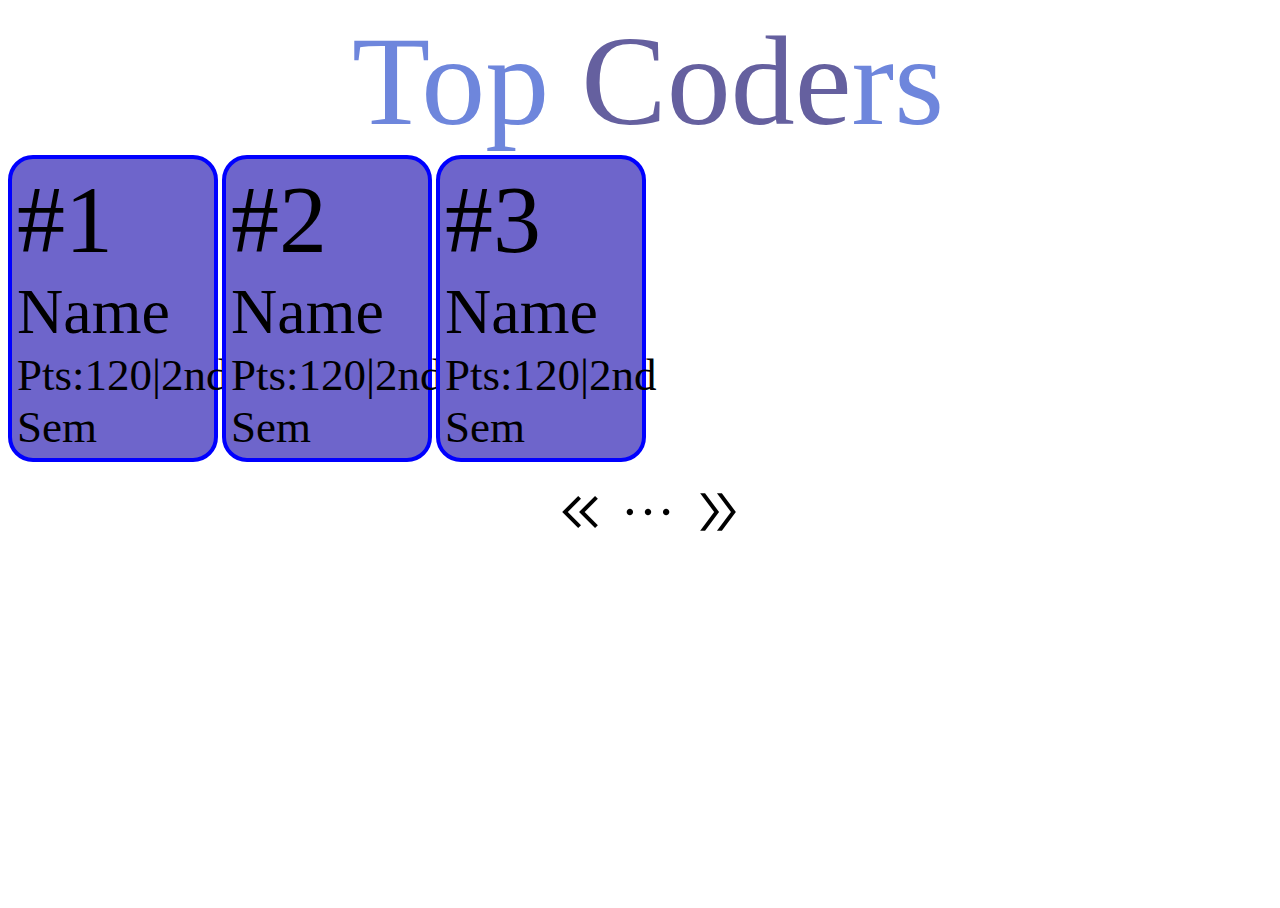
<file: carousel.html>
<!DOCTYPE html>
<html lang="en">

<head>
    <meta charset="UTF-8">
    <meta name="viewport" content="width=device-width, initial-scale=1.0">
    <link rel="stylesheet"
        href="https://fonts.googleapis.com/css2?family=Material+Symbols+Outlined:opsz,wght,FILL,GRAD@20..48,100..700,0..1,-50..200" />
    <title>Document</title>
    <style>
        body,
        html {
            width: 100%;
            height: 100%;          /*background left*/
        }

        .heading {
            color: #65609F;
            font-size: 128px;         /*handwritting is yet to be change*/
            text-align: center;
        }

        span {
            color: #6E86DC;
        }

        .carousel {
            width: inherit;
            margin: 0px auto;
        }

        /*1st rank*/
        .one {
            width: 15%;
            background-color: #6E65CB;
            border: blue solid 4px;           /*center alignment left*/
            border-radius: 25px;          /*gradient at border left*/
            padding: 5px;                 /*transparency of background of card is left*/
            display: inline-block;
        }

        .oneA {
            font-size: 96px;
        }

        .oneB {
            font-size: 64px;
        }

        .oneC {
            font-size: 45px;
        }

        /*2nd rank*/
        .two {
            width: 15%;
            background-color: #6E65CB;
            border: blue solid 4px;
            border-radius: 25px;
            padding: 5px;
            display: inline-block;
        }

        .twoA {
            font-size: 96px;
        }

        .twoB {
            font-size: 64px;
        }

        .twoC {
            font-size: 45px;
        }

        /*3rd rank*/
        .three {
            width: 15%;
            background-color: #6E65CB;
            border: blue solid 4px;            
            border-radius: 25px;
            padding: 5px;
            display: inline-block;
        }

        .threeA {
            font-size: 96px;
        }

        .threeB {
            font-size: 64px;
        }

        .threeC {
            font-size: 45px;
        }

        
    </style>
</head>

<body>
    <div class="carousel" >
        <div class="heading"><span>Top</span> Code<span>rs</span></div>


        <!--1st rank-->
        <div class="one">
            <div class="oneA">
                #1
            </div>
            <div class="oneB">
                Name
            </div>
            <div class="oneC">
                Pts:120|2nd Sem
            </div>
        </div>
        <!--2nd rank-->
        <div class="two">
            <div class="twoA">
                #2
            </div>
            <div class="twoB">
                Name
            </div>
            <div class="twoC">
                Pts:120|2nd Sem
            </div>
        </div>
        <!--3rd rank-->
        <div class="three">
            <div class="threeA">
                #3
            </div>
            <div class="threeB">
                Name
            </div>
            <div class="threeC">
                Pts:120|2nd Sem
            </div>
        </div>
        <br> <br>
        <div style="text-align: center;">
            <span class="material-symbols-outlined" style="font-size: 64px;color: black;">
                keyboard_double_arrow_left
            </span>
            <span class="material-symbols-outlined" style="font-size: 64px;color: black;">
                more_horiz
            </span>
            <span class="material-symbols-outlined" style="font-size: 64px;color: black;">
                double_arrow
            </span>
        </div>
    </div>
</body>

</html>
</file>
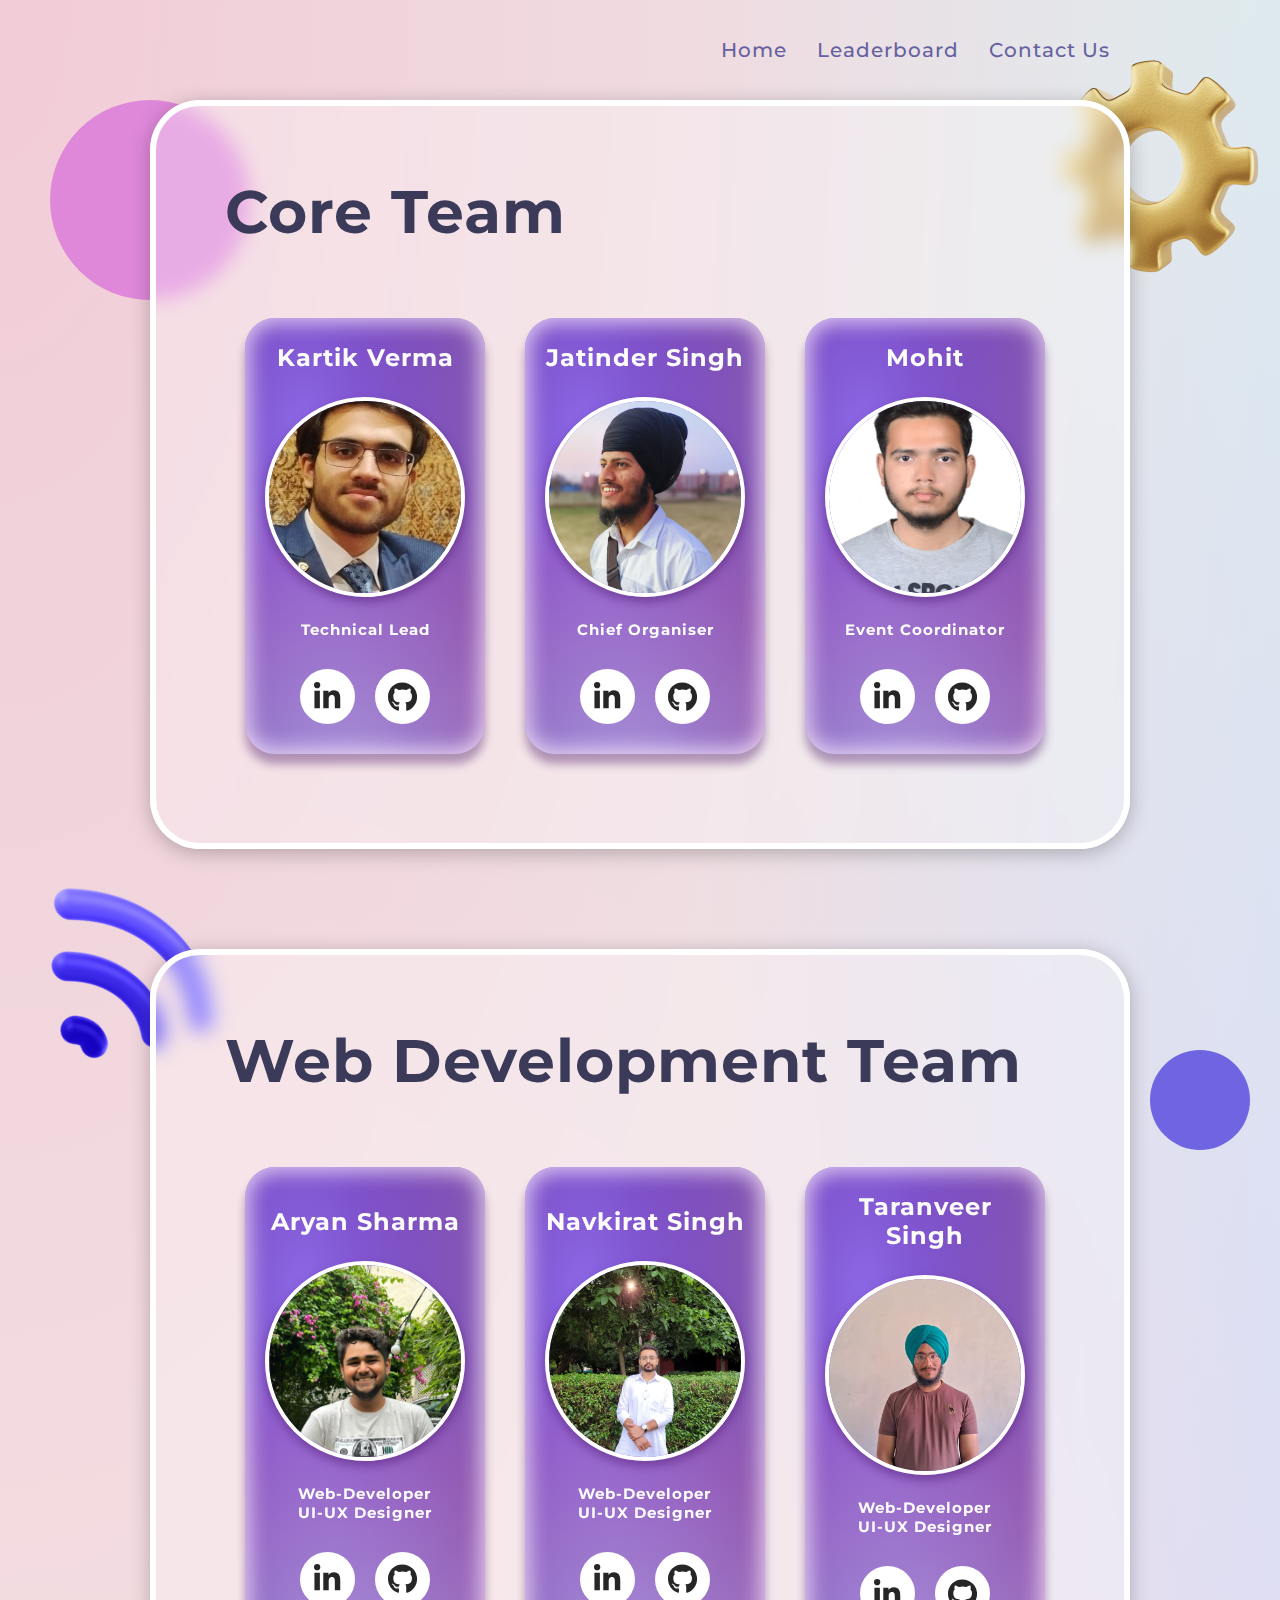
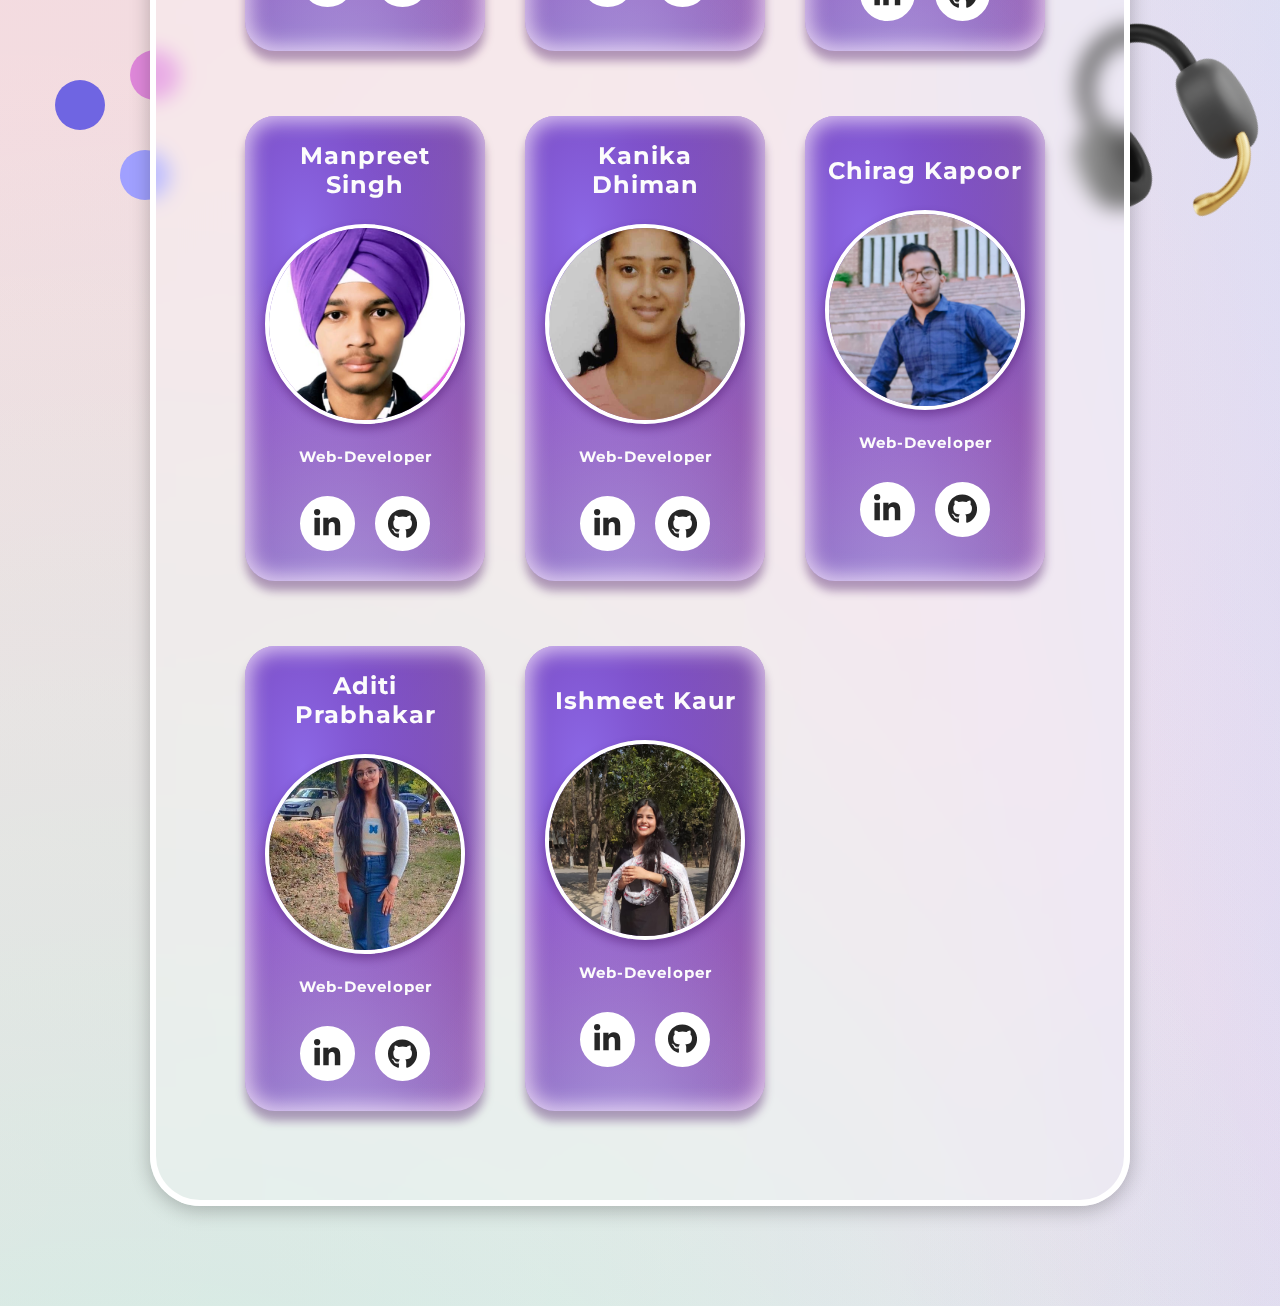
<file: pages/contact.html>
<!DOCTYPE html>
<html lang="en">
  <head>
    <meta charset="UTF-8" />
    <meta name="viewport" content="width=device-width, initial-scale=1.0" />
    <link rel="preconnect" href="https://fonts.googleapis.com" />
    <link rel="preconnect" href="https://fonts.gstatic.com" crossorigin />
    <link
      href="https://fonts.googleapis.com/css2?family=Roboto+Flex:opsz,wght,XOPQ,YOPQ@8..144,100..1000,109,116&display=swap"
      rel="stylesheet"
    />
    <link rel="stylesheet" href="../style/leaderboard.css" />
    <link rel="stylesheet" href="../style/styles.css" />
    <link rel="stylesheet" href="../style/general.css" />
    <link rel="stylesheet" href="../style/contact.css" />
    <link
      rel="stylesheet"
      href="https://use.fontawesome.com/releases/v5.6.3/css/all.css"
      integrity="sha384-UHRtZLI+pbxtHCWp1t77Bi1L4ZtiqrqD80Kn4Z8NTSRyMA2Fd33n5dQ8lWUE00s/"
      crossorigin="anonymous"
    />
    <link href="https://cdn.lineicons.com/4.0/lineicons.css" rel="stylesheet" />


    <title>About Us - The Coding Fortnight</title>
  </head>

  <body>
    <div class="gradient-bg1">
      <div class="container">
        <!-- Background decoration -->
        <div class="circle small pink c1"></div>
        <div class="circle small blue c2"></div>
        <div class="circle small purple c3"></div>
        <div class="circle medium blue c4"></div>
        <div class="circle large pink c5"></div>
        <img src="../images/Wifi-1.png" alt="image of wifi icon" class="wifi" />
        <img
          src="../images/Setting-2.png"
          alt="image of settings icon"
          class="settings"
        />
        <img
          src="../images/Headphone-2.png"
          alt="image of headphones"
          class="headphones"
        />
        <!-- Header Section -->
        <header>
          <nav>
            <div class="logo"></div>
            <div class="main-nav-list">
              <ul class="main-nav-list">
                <li>
                  <a class="main-nav-link" href="../index.html">Home</a>
                </li>
                <li>
                  <a class="main-nav-link" href="leaderboard.html"
                    >Leaderboard</a
                  >
                </li>
                <li>
                  <a class="main-nav-link" href="../index.html#footer">Contact Us</a>
                </li>
              </ul>
            </div>
          </nav>
        </header>

        <div class="box-bg">
          <main class="core-team-section white-stroke">
            <h1 class="section-heading">Core Team</h1>
            <div class="cards">
              <div class="box dark-gradient-bg">
                <div class="inside-glow">
                  <div class="part1">
                    <h1>Kartik Verma</h1>
                  </div>
                  <div class="photo">
                    <img src="../contact-images/kartik-paaji.jpg" alt="error" />
                  </div>
                  <div class="roles">
                    <h2>Technical Lead</h2>
                  </div>
                  <div class="connect">
                    <ul>
                      <li>
                        <a href="http://linkedin.com/in/kar-tikverma" target="_blank"><svg xmlns="http://www.w3.org/2000/svg" viewBox="0 0 448 512"><!--!Font Awesome Free 6.5.2 by @fontawesome - https://fontawesome.com License - https://fontawesome.com/license/free Copyright 2024 Fonticons, Inc.--><path d="M100.3 448H7.4V148.9h92.9zM53.8 108.1C24.1 108.1 0 83.5 0 53.8a53.8 53.8 0 0 1 107.6 0c0 29.7-24.1 54.3-53.8 54.3zM447.9 448h-92.7V302.4c0-34.7-.7-79.2-48.3-79.2-48.3 0-55.7 37.7-55.7 76.7V448h-92.8V148.9h89.1v40.8h1.3c12.4-23.5 42.7-48.3 87.9-48.3 94 0 111.3 61.9 111.3 142.3V448z"/></svg></a></li>
                      <li>
                        <a href="http://github.com/kar-tikverma" target="_blank"><svg xmlns="http://www.w3.org/2000/svg" viewBox="0 0 496 512"><!--!Font Awesome Free 6.5.2 by @fontawesome - https://fontawesome.com License - https://fontawesome.com/license/free Copyright 2024 Fonticons, Inc.--><path d="M165.9 397.4c0 2-2.3 3.6-5.2 3.6-3.3 .3-5.6-1.3-5.6-3.6 0-2 2.3-3.6 5.2-3.6 3-.3 5.6 1.3 5.6 3.6zm-31.1-4.5c-.7 2 1.3 4.3 4.3 4.9 2.6 1 5.6 0 6.2-2s-1.3-4.3-4.3-5.2c-2.6-.7-5.5 .3-6.2 2.3zm44.2-1.7c-2.9 .7-4.9 2.6-4.6 4.9 .3 2 2.9 3.3 5.9 2.6 2.9-.7 4.9-2.6 4.6-4.6-.3-1.9-3-3.2-5.9-2.9zM244.8 8C106.1 8 0 113.3 0 252c0 110.9 69.8 205.8 169.5 239.2 12.8 2.3 17.3-5.6 17.3-12.1 0-6.2-.3-40.4-.3-61.4 0 0-70 15-84.7-29.8 0 0-11.4-29.1-27.8-36.6 0 0-22.9-15.7 1.6-15.4 0 0 24.9 2 38.6 25.8 21.9 38.6 58.6 27.5 72.9 20.9 2.3-16 8.8-27.1 16-33.7-55.9-6.2-112.3-14.3-112.3-110.5 0-27.5 7.6-41.3 23.6-58.9-2.6-6.5-11.1-33.3 2.6-67.9 20.9-6.5 69 27 69 27 20-5.6 41.5-8.5 62.8-8.5s42.8 2.9 62.8 8.5c0 0 48.1-33.6 69-27 13.7 34.7 5.2 61.4 2.6 67.9 16 17.7 25.8 31.5 25.8 58.9 0 96.5-58.9 104.2-114.8 110.5 9.2 7.9 17 22.9 17 46.4 0 33.7-.3 75.4-.3 83.6 0 6.5 4.6 14.4 17.3 12.1C428.2 457.8 496 362.9 496 252 496 113.3 383.5 8 244.8 8zM97.2 352.9c-1.3 1-1 3.3 .7 5.2 1.6 1.6 3.9 2.3 5.2 1 1.3-1 1-3.3-.7-5.2-1.6-1.6-3.9-2.3-5.2-1zm-10.8-8.1c-.7 1.3 .3 2.9 2.3 3.9 1.6 1 3.6 .7 4.3-.7 .7-1.3-.3-2.9-2.3-3.9-2-.6-3.6-.3-4.3 .7zm32.4 35.6c-1.6 1.3-1 4.3 1.3 6.2 2.3 2.3 5.2 2.6 6.5 1 1.3-1.3 .7-4.3-1.3-6.2-2.2-2.3-5.2-2.6-6.5-1zm-11.4-14.7c-1.6 1-1.6 3.6 0 5.9 1.6 2.3 4.3 3.3 5.6 2.3 1.6-1.3 1.6-3.9 0-6.2-1.4-2.3-4-3.3-5.6-2z"/></svg></a></li>
                    </ul>
                    </div>
                  </div>
                </div>
              
              <div class="box dark-gradient-bg">
                <div class="inside-glow">
                  <div class="part1">
                    <h1>Jatinder Singh</h1>
                  </div>
                  <div class="photo">
                    <img
                      src="../contact-images/jatinder-paaji.jpg"
                      alt="error"
                    />
                  </div>
                  <div class="roles">
                    <h2>Chief Organiser</h2>
                  </div>
                  <div class="connect">
                    <ul>
                      <li>
                        <a href="https://www.linkedin.com/in/jatinder-singh-b32680222?utm_source=share&utm_campaign=share_via&utm_content=profile&utm_medium=android_app" target="_blank"><svg xmlns="http://www.w3.org/2000/svg" viewBox="0 0 448 512"><!--!Font Awesome Free 6.5.2 by @fontawesome - https://fontawesome.com License - https://fontawesome.com/license/free Copyright 2024 Fonticons, Inc.--><path d="M100.3 448H7.4V148.9h92.9zM53.8 108.1C24.1 108.1 0 83.5 0 53.8a53.8 53.8 0 0 1 107.6 0c0 29.7-24.1 54.3-53.8 54.3zM447.9 448h-92.7V302.4c0-34.7-.7-79.2-48.3-79.2-48.3 0-55.7 37.7-55.7 76.7V448h-92.8V148.9h89.1v40.8h1.3c12.4-23.5 42.7-48.3 87.9-48.3 94 0 111.3 61.9 111.3 142.3V448z"/></svg></a></li>
                      <li>
                        <a href="https://github.com/jatindersingh12" target="_blank"><svg xmlns="http://www.w3.org/2000/svg" viewBox="0 0 496 512"><!--!Font Awesome Free 6.5.2 by @fontawesome - https://fontawesome.com License - https://fontawesome.com/license/free Copyright 2024 Fonticons, Inc.--><path d="M165.9 397.4c0 2-2.3 3.6-5.2 3.6-3.3 .3-5.6-1.3-5.6-3.6 0-2 2.3-3.6 5.2-3.6 3-.3 5.6 1.3 5.6 3.6zm-31.1-4.5c-.7 2 1.3 4.3 4.3 4.9 2.6 1 5.6 0 6.2-2s-1.3-4.3-4.3-5.2c-2.6-.7-5.5 .3-6.2 2.3zm44.2-1.7c-2.9 .7-4.9 2.6-4.6 4.9 .3 2 2.9 3.3 5.9 2.6 2.9-.7 4.9-2.6 4.6-4.6-.3-1.9-3-3.2-5.9-2.9zM244.8 8C106.1 8 0 113.3 0 252c0 110.9 69.8 205.8 169.5 239.2 12.8 2.3 17.3-5.6 17.3-12.1 0-6.2-.3-40.4-.3-61.4 0 0-70 15-84.7-29.8 0 0-11.4-29.1-27.8-36.6 0 0-22.9-15.7 1.6-15.4 0 0 24.9 2 38.6 25.8 21.9 38.6 58.6 27.5 72.9 20.9 2.3-16 8.8-27.1 16-33.7-55.9-6.2-112.3-14.3-112.3-110.5 0-27.5 7.6-41.3 23.6-58.9-2.6-6.5-11.1-33.3 2.6-67.9 20.9-6.5 69 27 69 27 20-5.6 41.5-8.5 62.8-8.5s42.8 2.9 62.8 8.5c0 0 48.1-33.6 69-27 13.7 34.7 5.2 61.4 2.6 67.9 16 17.7 25.8 31.5 25.8 58.9 0 96.5-58.9 104.2-114.8 110.5 9.2 7.9 17 22.9 17 46.4 0 33.7-.3 75.4-.3 83.6 0 6.5 4.6 14.4 17.3 12.1C428.2 457.8 496 362.9 496 252 496 113.3 383.5 8 244.8 8zM97.2 352.9c-1.3 1-1 3.3 .7 5.2 1.6 1.6 3.9 2.3 5.2 1 1.3-1 1-3.3-.7-5.2-1.6-1.6-3.9-2.3-5.2-1zm-10.8-8.1c-.7 1.3 .3 2.9 2.3 3.9 1.6 1 3.6 .7 4.3-.7 .7-1.3-.3-2.9-2.3-3.9-2-.6-3.6-.3-4.3 .7zm32.4 35.6c-1.6 1.3-1 4.3 1.3 6.2 2.3 2.3 5.2 2.6 6.5 1 1.3-1.3 .7-4.3-1.3-6.2-2.2-2.3-5.2-2.6-6.5-1zm-11.4-14.7c-1.6 1-1.6 3.6 0 5.9 1.6 2.3 4.3 3.3 5.6 2.3 1.6-1.3 1.6-3.9 0-6.2-1.4-2.3-4-3.3-5.6-2z"/></svg></a></li>
                    </ul>
                  </div>
                </div>
              </div>
              <div class="box dark-gradient-bg">
                <div class="inside-glow">
                  <div class="part1">
                    <h1>Mohit</h1>
                  </div>
                  <div class="photo">
                    <img src="../contact-images/mohit.jpg" alt="error" />
                  </div>
                  <div class="roles">
                    <h2>Event Coordinator</h2>
                  </div>
                  <div class="connect">
                    <ul>
                      <li>
                       <a href="http://www.linkedin.com/in/mohit6162" target="_blank"><svg xmlns="http://www.w3.org/2000/svg" viewBox="0 0 448 512"><!--!Font Awesome Free 6.5.2 by @fontawesome - https://fontawesome.com License - https://fontawesome.com/license/free Copyright 2024 Fonticons, Inc.--><path d="M100.3 448H7.4V148.9h92.9zM53.8 108.1C24.1 108.1 0 83.5 0 53.8a53.8 53.8 0 0 1 107.6 0c0 29.7-24.1 54.3-53.8 54.3zM447.9 448h-92.7V302.4c0-34.7-.7-79.2-48.3-79.2-48.3 0-55.7 37.7-55.7 76.7V448h-92.8V148.9h89.1v40.8h1.3c12.4-23.5 42.7-48.3 87.9-48.3 94 0 111.3 61.9 111.3 142.3V448z"/></svg></a></li>
                      <li>
                        <a href="https://github.com/Mohit0159" target="_blank"><svg xmlns="http://www.w3.org/2000/svg" viewBox="0 0 496 512"><!--!Font Awesome Free 6.5.2 by @fontawesome - https://fontawesome.com License - https://fontawesome.com/license/free Copyright 2024 Fonticons, Inc.--><path d="M165.9 397.4c0 2-2.3 3.6-5.2 3.6-3.3 .3-5.6-1.3-5.6-3.6 0-2 2.3-3.6 5.2-3.6 3-.3 5.6 1.3 5.6 3.6zm-31.1-4.5c-.7 2 1.3 4.3 4.3 4.9 2.6 1 5.6 0 6.2-2s-1.3-4.3-4.3-5.2c-2.6-.7-5.5 .3-6.2 2.3zm44.2-1.7c-2.9 .7-4.9 2.6-4.6 4.9 .3 2 2.9 3.3 5.9 2.6 2.9-.7 4.9-2.6 4.6-4.6-.3-1.9-3-3.2-5.9-2.9zM244.8 8C106.1 8 0 113.3 0 252c0 110.9 69.8 205.8 169.5 239.2 12.8 2.3 17.3-5.6 17.3-12.1 0-6.2-.3-40.4-.3-61.4 0 0-70 15-84.7-29.8 0 0-11.4-29.1-27.8-36.6 0 0-22.9-15.7 1.6-15.4 0 0 24.9 2 38.6 25.8 21.9 38.6 58.6 27.5 72.9 20.9 2.3-16 8.8-27.1 16-33.7-55.9-6.2-112.3-14.3-112.3-110.5 0-27.5 7.6-41.3 23.6-58.9-2.6-6.5-11.1-33.3 2.6-67.9 20.9-6.5 69 27 69 27 20-5.6 41.5-8.5 62.8-8.5s42.8 2.9 62.8 8.5c0 0 48.1-33.6 69-27 13.7 34.7 5.2 61.4 2.6 67.9 16 17.7 25.8 31.5 25.8 58.9 0 96.5-58.9 104.2-114.8 110.5 9.2 7.9 17 22.9 17 46.4 0 33.7-.3 75.4-.3 83.6 0 6.5 4.6 14.4 17.3 12.1C428.2 457.8 496 362.9 496 252 496 113.3 383.5 8 244.8 8zM97.2 352.9c-1.3 1-1 3.3 .7 5.2 1.6 1.6 3.9 2.3 5.2 1 1.3-1 1-3.3-.7-5.2-1.6-1.6-3.9-2.3-5.2-1zm-10.8-8.1c-.7 1.3 .3 2.9 2.3 3.9 1.6 1 3.6 .7 4.3-.7 .7-1.3-.3-2.9-2.3-3.9-2-.6-3.6-.3-4.3 .7zm32.4 35.6c-1.6 1.3-1 4.3 1.3 6.2 2.3 2.3 5.2 2.6 6.5 1 1.3-1.3 .7-4.3-1.3-6.2-2.2-2.3-5.2-2.6-6.5-1zm-11.4-14.7c-1.6 1-1.6 3.6 0 5.9 1.6 2.3 4.3 3.3 5.6 2.3 1.6-1.3 1.6-3.9 0-6.2-1.4-2.3-4-3.3-5.6-2z"/></svg></a></li>
                    </ul>
                  </div>
                </div>
              </div>
            </div>
            </div>
          </main>
       

        <!-- Code for Web development Members of The Coding Fortnight Community -->
        <div class="box-bg" style="margin-top: 10rem; margin-bottom: 10rem;">
          <main class="tech-team-section white-stroke">
            <h1 class="section-heading">Web Development Team</h1>
            <div class="cards">
              <!-- Box for the role of Aryan Sharma in team -->
              <div class="box dark-gradient-bg">
                <div class="inside-glow">
                  <div class="part1">
                    <h1>Aryan Sharma</h1>
                  </div>
                  <div class="photo">
                    <img src="../contact-images/aryan-paaji.jpg" alt="error" />
                  </div>
                  <div class="roles">
                    <h2>Web-Developer</h2>
                    <h2>UI-UX Designer</h2>
                  </div>
                  <div class="connect">
                    <ul>
                      <li>
                       <a href="https://www.linkedin.com/in/arsh227?utm_source=share&utm_campaign=share_via&utm_content=profile&utm_medium=android_app" target="_blank"><svg xmlns="http://www.w3.org/2000/svg" viewBox="0 0 448 512"><!--!Font Awesome Free 6.5.2 by @fontawesome - https://fontawesome.com License - https://fontawesome.com/license/free Copyright 2024 Fonticons, Inc.--><path d="M100.3 448H7.4V148.9h92.9zM53.8 108.1C24.1 108.1 0 83.5 0 53.8a53.8 53.8 0 0 1 107.6 0c0 29.7-24.1 54.3-53.8 54.3zM447.9 448h-92.7V302.4c0-34.7-.7-79.2-48.3-79.2-48.3 0-55.7 37.7-55.7 76.7V448h-92.8V148.9h89.1v40.8h1.3c12.4-23.5 42.7-48.3 87.9-48.3 94 0 111.3 61.9 111.3 142.3V448z"/></svg></a></li>
                      <li>
                        <a href="http://github.com/arius2" target="_blank"><svg xmlns="http://www.w3.org/2000/svg" viewBox="0 0 496 512"><!--!Font Awesome Free 6.5.2 by @fontawesome - https://fontawesome.com License - https://fontawesome.com/license/free Copyright 2024 Fonticons, Inc.--><path d="M165.9 397.4c0 2-2.3 3.6-5.2 3.6-3.3 .3-5.6-1.3-5.6-3.6 0-2 2.3-3.6 5.2-3.6 3-.3 5.6 1.3 5.6 3.6zm-31.1-4.5c-.7 2 1.3 4.3 4.3 4.9 2.6 1 5.6 0 6.2-2s-1.3-4.3-4.3-5.2c-2.6-.7-5.5 .3-6.2 2.3zm44.2-1.7c-2.9 .7-4.9 2.6-4.6 4.9 .3 2 2.9 3.3 5.9 2.6 2.9-.7 4.9-2.6 4.6-4.6-.3-1.9-3-3.2-5.9-2.9zM244.8 8C106.1 8 0 113.3 0 252c0 110.9 69.8 205.8 169.5 239.2 12.8 2.3 17.3-5.6 17.3-12.1 0-6.2-.3-40.4-.3-61.4 0 0-70 15-84.7-29.8 0 0-11.4-29.1-27.8-36.6 0 0-22.9-15.7 1.6-15.4 0 0 24.9 2 38.6 25.8 21.9 38.6 58.6 27.5 72.9 20.9 2.3-16 8.8-27.1 16-33.7-55.9-6.2-112.3-14.3-112.3-110.5 0-27.5 7.6-41.3 23.6-58.9-2.6-6.5-11.1-33.3 2.6-67.9 20.9-6.5 69 27 69 27 20-5.6 41.5-8.5 62.8-8.5s42.8 2.9 62.8 8.5c0 0 48.1-33.6 69-27 13.7 34.7 5.2 61.4 2.6 67.9 16 17.7 25.8 31.5 25.8 58.9 0 96.5-58.9 104.2-114.8 110.5 9.2 7.9 17 22.9 17 46.4 0 33.7-.3 75.4-.3 83.6 0 6.5 4.6 14.4 17.3 12.1C428.2 457.8 496 362.9 496 252 496 113.3 383.5 8 244.8 8zM97.2 352.9c-1.3 1-1 3.3 .7 5.2 1.6 1.6 3.9 2.3 5.2 1 1.3-1 1-3.3-.7-5.2-1.6-1.6-3.9-2.3-5.2-1zm-10.8-8.1c-.7 1.3 .3 2.9 2.3 3.9 1.6 1 3.6 .7 4.3-.7 .7-1.3-.3-2.9-2.3-3.9-2-.6-3.6-.3-4.3 .7zm32.4 35.6c-1.6 1.3-1 4.3 1.3 6.2 2.3 2.3 5.2 2.6 6.5 1 1.3-1.3 .7-4.3-1.3-6.2-2.2-2.3-5.2-2.6-6.5-1zm-11.4-14.7c-1.6 1-1.6 3.6 0 5.9 1.6 2.3 4.3 3.3 5.6 2.3 1.6-1.3 1.6-3.9 0-6.2-1.4-2.3-4-3.3-5.6-2z"/></svg></a></li>
                    </ul>
                  </div>
                </div>
              </div>
              <!-- Box for the role of Navkirat Singh in team -->
              <div class="box dark-gradient-bg">
                <div class="inside-glow">
                  <div class="part1">
                    <h1>Navkirat Singh</h1>
                  </div>
                  <div class="photo">
                    <img src="../contact-images/navkirat.jpg" alt="error" />
                  </div>
                  <div class="roles">
                    <h2>Web-Developer</h2>
                    <h2>UI-UX Designer</h2>
                  </div>
                  <div class="connect">
                    <ul>
                      <li>
                       <a href="https://www.linkedin.com/in/navkirat-singh-8796a7287" target="_blank"><svg xmlns="http://www.w3.org/2000/svg" viewBox="0 0 448 512"><!--!Font Awesome Free 6.5.2 by @fontawesome - https://fontawesome.com License - https://fontawesome.com/license/free Copyright 2024 Fonticons, Inc.--><path d="M100.3 448H7.4V148.9h92.9zM53.8 108.1C24.1 108.1 0 83.5 0 53.8a53.8 53.8 0 0 1 107.6 0c0 29.7-24.1 54.3-53.8 54.3zM447.9 448h-92.7V302.4c0-34.7-.7-79.2-48.3-79.2-48.3 0-55.7 37.7-55.7 76.7V448h-92.8V148.9h89.1v40.8h1.3c12.4-23.5 42.7-48.3 87.9-48.3 94 0 111.3 61.9 111.3 142.3V448z"/></svg></a></li>
                      <li>
                        <a href="https://github.com/Navkirat007" target="_blank"><svg xmlns="http://www.w3.org/2000/svg" viewBox="0 0 496 512"><!--!Font Awesome Free 6.5.2 by @fontawesome - https://fontawesome.com License - https://fontawesome.com/license/free Copyright 2024 Fonticons, Inc.--><path d="M165.9 397.4c0 2-2.3 3.6-5.2 3.6-3.3 .3-5.6-1.3-5.6-3.6 0-2 2.3-3.6 5.2-3.6 3-.3 5.6 1.3 5.6 3.6zm-31.1-4.5c-.7 2 1.3 4.3 4.3 4.9 2.6 1 5.6 0 6.2-2s-1.3-4.3-4.3-5.2c-2.6-.7-5.5 .3-6.2 2.3zm44.2-1.7c-2.9 .7-4.9 2.6-4.6 4.9 .3 2 2.9 3.3 5.9 2.6 2.9-.7 4.9-2.6 4.6-4.6-.3-1.9-3-3.2-5.9-2.9zM244.8 8C106.1 8 0 113.3 0 252c0 110.9 69.8 205.8 169.5 239.2 12.8 2.3 17.3-5.6 17.3-12.1 0-6.2-.3-40.4-.3-61.4 0 0-70 15-84.7-29.8 0 0-11.4-29.1-27.8-36.6 0 0-22.9-15.7 1.6-15.4 0 0 24.9 2 38.6 25.8 21.9 38.6 58.6 27.5 72.9 20.9 2.3-16 8.8-27.1 16-33.7-55.9-6.2-112.3-14.3-112.3-110.5 0-27.5 7.6-41.3 23.6-58.9-2.6-6.5-11.1-33.3 2.6-67.9 20.9-6.5 69 27 69 27 20-5.6 41.5-8.5 62.8-8.5s42.8 2.9 62.8 8.5c0 0 48.1-33.6 69-27 13.7 34.7 5.2 61.4 2.6 67.9 16 17.7 25.8 31.5 25.8 58.9 0 96.5-58.9 104.2-114.8 110.5 9.2 7.9 17 22.9 17 46.4 0 33.7-.3 75.4-.3 83.6 0 6.5 4.6 14.4 17.3 12.1C428.2 457.8 496 362.9 496 252 496 113.3 383.5 8 244.8 8zM97.2 352.9c-1.3 1-1 3.3 .7 5.2 1.6 1.6 3.9 2.3 5.2 1 1.3-1 1-3.3-.7-5.2-1.6-1.6-3.9-2.3-5.2-1zm-10.8-8.1c-.7 1.3 .3 2.9 2.3 3.9 1.6 1 3.6 .7 4.3-.7 .7-1.3-.3-2.9-2.3-3.9-2-.6-3.6-.3-4.3 .7zm32.4 35.6c-1.6 1.3-1 4.3 1.3 6.2 2.3 2.3 5.2 2.6 6.5 1 1.3-1.3 .7-4.3-1.3-6.2-2.2-2.3-5.2-2.6-6.5-1zm-11.4-14.7c-1.6 1-1.6 3.6 0 5.9 1.6 2.3 4.3 3.3 5.6 2.3 1.6-1.3 1.6-3.9 0-6.2-1.4-2.3-4-3.3-5.6-2z"/></svg></a></li>
                    </ul>
                  </div>
                </div>
              </div>
              <!-- Box for the role of Taranveer Singh in team -->
              <div class="box dark-gradient-bg">
                <div class="inside-glow">
                  <div class="part1">
                    <h1>Taranveer Singh</h1>
                  </div>
                  <div class="photo">
                    <img src="../contact-images/taran.jpg" alt="error" />
                  </div>
                  <div class="roles">
                    <h2>Web-Developer</h2>
                    <h2>UI-UX Designer</h2>
                  </div>
                  <div class="connect">
                    <ul>
                      <li>
                       <a href="https://www.linkedin.com/in/taranveer-singh-4b6492277?utm_source=share&utm_campaign=share_via&utm_content=profile&utm_medium=android_app" target="_blank"><svg xmlns="http://www.w3.org/2000/svg" viewBox="0 0 448 512"><!--!Font Awesome Free 6.5.2 by @fontawesome - https://fontawesome.com License - https://fontawesome.com/license/free Copyright 2024 Fonticons, Inc.--><path d="M100.3 448H7.4V148.9h92.9zM53.8 108.1C24.1 108.1 0 83.5 0 53.8a53.8 53.8 0 0 1 107.6 0c0 29.7-24.1 54.3-53.8 54.3zM447.9 448h-92.7V302.4c0-34.7-.7-79.2-48.3-79.2-48.3 0-55.7 37.7-55.7 76.7V448h-92.8V148.9h89.1v40.8h1.3c12.4-23.5 42.7-48.3 87.9-48.3 94 0 111.3 61.9 111.3 142.3V448z"/></svg></a></li>
                      <li>
                        <a href="https://github.com/Taran677" target="_blank"><svg xmlns="http://www.w3.org/2000/svg" viewBox="0 0 496 512"><!--!Font Awesome Free 6.5.2 by @fontawesome - https://fontawesome.com License - https://fontawesome.com/license/free Copyright 2024 Fonticons, Inc.--><path d="M165.9 397.4c0 2-2.3 3.6-5.2 3.6-3.3 .3-5.6-1.3-5.6-3.6 0-2 2.3-3.6 5.2-3.6 3-.3 5.6 1.3 5.6 3.6zm-31.1-4.5c-.7 2 1.3 4.3 4.3 4.9 2.6 1 5.6 0 6.2-2s-1.3-4.3-4.3-5.2c-2.6-.7-5.5 .3-6.2 2.3zm44.2-1.7c-2.9 .7-4.9 2.6-4.6 4.9 .3 2 2.9 3.3 5.9 2.6 2.9-.7 4.9-2.6 4.6-4.6-.3-1.9-3-3.2-5.9-2.9zM244.8 8C106.1 8 0 113.3 0 252c0 110.9 69.8 205.8 169.5 239.2 12.8 2.3 17.3-5.6 17.3-12.1 0-6.2-.3-40.4-.3-61.4 0 0-70 15-84.7-29.8 0 0-11.4-29.1-27.8-36.6 0 0-22.9-15.7 1.6-15.4 0 0 24.9 2 38.6 25.8 21.9 38.6 58.6 27.5 72.9 20.9 2.3-16 8.8-27.1 16-33.7-55.9-6.2-112.3-14.3-112.3-110.5 0-27.5 7.6-41.3 23.6-58.9-2.6-6.5-11.1-33.3 2.6-67.9 20.9-6.5 69 27 69 27 20-5.6 41.5-8.5 62.8-8.5s42.8 2.9 62.8 8.5c0 0 48.1-33.6 69-27 13.7 34.7 5.2 61.4 2.6 67.9 16 17.7 25.8 31.5 25.8 58.9 0 96.5-58.9 104.2-114.8 110.5 9.2 7.9 17 22.9 17 46.4 0 33.7-.3 75.4-.3 83.6 0 6.5 4.6 14.4 17.3 12.1C428.2 457.8 496 362.9 496 252 496 113.3 383.5 8 244.8 8zM97.2 352.9c-1.3 1-1 3.3 .7 5.2 1.6 1.6 3.9 2.3 5.2 1 1.3-1 1-3.3-.7-5.2-1.6-1.6-3.9-2.3-5.2-1zm-10.8-8.1c-.7 1.3 .3 2.9 2.3 3.9 1.6 1 3.6 .7 4.3-.7 .7-1.3-.3-2.9-2.3-3.9-2-.6-3.6-.3-4.3 .7zm32.4 35.6c-1.6 1.3-1 4.3 1.3 6.2 2.3 2.3 5.2 2.6 6.5 1 1.3-1.3 .7-4.3-1.3-6.2-2.2-2.3-5.2-2.6-6.5-1zm-11.4-14.7c-1.6 1-1.6 3.6 0 5.9 1.6 2.3 4.3 3.3 5.6 2.3 1.6-1.3 1.6-3.9 0-6.2-1.4-2.3-4-3.3-5.6-2z"/></svg></a></li>
                    </ul>
                  </div>
                </div>
              </div>

              <!-- Box for Manpreet Singh role in web development team -->
              <div class="box dark-gradient-bg">
                <div class="inside-glow">
                  <div class="part1">
                    <h1>Manpreet Singh</h1>
                  </div>
                  <div class="photo">
                    <img src="../contact-images/manpreet.jpg" alt="error" />
                  </div>
                  <div class="roles">
                    <h2>Web-Developer</h2>
                  </div>
                  <div class="connect">
                    <ul>
                      <li>
                       <a href="https://www.linkedin.com/in/manpreetxsingh/" target="_blank"><svg xmlns="http://www.w3.org/2000/svg" viewBox="0 0 448 512"><!--!Font Awesome Free 6.5.2 by @fontawesome - https://fontawesome.com License - https://fontawesome.com/license/free Copyright 2024 Fonticons, Inc.--><path d="M100.3 448H7.4V148.9h92.9zM53.8 108.1C24.1 108.1 0 83.5 0 53.8a53.8 53.8 0 0 1 107.6 0c0 29.7-24.1 54.3-53.8 54.3zM447.9 448h-92.7V302.4c0-34.7-.7-79.2-48.3-79.2-48.3 0-55.7 37.7-55.7 76.7V448h-92.8V148.9h89.1v40.8h1.3c12.4-23.5 42.7-48.3 87.9-48.3 94 0 111.3 61.9 111.3 142.3V448z"/></svg></a></li>
                      <li>
                        <a href="https://github.com/ManpreetXSingh" target="_blank"><svg xmlns="http://www.w3.org/2000/svg" viewBox="0 0 496 512"><!--!Font Awesome Free 6.5.2 by @fontawesome - https://fontawesome.com License - https://fontawesome.com/license/free Copyright 2024 Fonticons, Inc.--><path d="M165.9 397.4c0 2-2.3 3.6-5.2 3.6-3.3 .3-5.6-1.3-5.6-3.6 0-2 2.3-3.6 5.2-3.6 3-.3 5.6 1.3 5.6 3.6zm-31.1-4.5c-.7 2 1.3 4.3 4.3 4.9 2.6 1 5.6 0 6.2-2s-1.3-4.3-4.3-5.2c-2.6-.7-5.5 .3-6.2 2.3zm44.2-1.7c-2.9 .7-4.9 2.6-4.6 4.9 .3 2 2.9 3.3 5.9 2.6 2.9-.7 4.9-2.6 4.6-4.6-.3-1.9-3-3.2-5.9-2.9zM244.8 8C106.1 8 0 113.3 0 252c0 110.9 69.8 205.8 169.5 239.2 12.8 2.3 17.3-5.6 17.3-12.1 0-6.2-.3-40.4-.3-61.4 0 0-70 15-84.7-29.8 0 0-11.4-29.1-27.8-36.6 0 0-22.9-15.7 1.6-15.4 0 0 24.9 2 38.6 25.8 21.9 38.6 58.6 27.5 72.9 20.9 2.3-16 8.8-27.1 16-33.7-55.9-6.2-112.3-14.3-112.3-110.5 0-27.5 7.6-41.3 23.6-58.9-2.6-6.5-11.1-33.3 2.6-67.9 20.9-6.5 69 27 69 27 20-5.6 41.5-8.5 62.8-8.5s42.8 2.9 62.8 8.5c0 0 48.1-33.6 69-27 13.7 34.7 5.2 61.4 2.6 67.9 16 17.7 25.8 31.5 25.8 58.9 0 96.5-58.9 104.2-114.8 110.5 9.2 7.9 17 22.9 17 46.4 0 33.7-.3 75.4-.3 83.6 0 6.5 4.6 14.4 17.3 12.1C428.2 457.8 496 362.9 496 252 496 113.3 383.5 8 244.8 8zM97.2 352.9c-1.3 1-1 3.3 .7 5.2 1.6 1.6 3.9 2.3 5.2 1 1.3-1 1-3.3-.7-5.2-1.6-1.6-3.9-2.3-5.2-1zm-10.8-8.1c-.7 1.3 .3 2.9 2.3 3.9 1.6 1 3.6 .7 4.3-.7 .7-1.3-.3-2.9-2.3-3.9-2-.6-3.6-.3-4.3 .7zm32.4 35.6c-1.6 1.3-1 4.3 1.3 6.2 2.3 2.3 5.2 2.6 6.5 1 1.3-1.3 .7-4.3-1.3-6.2-2.2-2.3-5.2-2.6-6.5-1zm-11.4-14.7c-1.6 1-1.6 3.6 0 5.9 1.6 2.3 4.3 3.3 5.6 2.3 1.6-1.3 1.6-3.9 0-6.2-1.4-2.3-4-3.3-5.6-2z"/></svg></a></li>
                    </ul>
                  </div>
                </div>
              </div>
              
              <!-- Box for Kanika Dhiman role in web development team -->
              <div class="box dark-gradient-bg">
                <div class="inside-glow">
                  <div class="part1">
                    <h1>Kanika Dhiman</h1>
                  </div>
                  <div class="photo">
                    <img src="../contact-images/kanika-di.jpg" alt="error" />
                  </div>
                  <div class="roles">
                    <h2>Web-Developer</h2>
                  </div>
                  <div class="connect">
                    <ul>
                      <li>
                       <a href="http://linkedin.com/in/dhiman-kanika" target="_blank"><svg xmlns="http://www.w3.org/2000/svg" viewBox="0 0 448 512"><!--!Font Awesome Free 6.5.2 by @fontawesome - https://fontawesome.com License - https://fontawesome.com/license/free Copyright 2024 Fonticons, Inc.--><path d="M100.3 448H7.4V148.9h92.9zM53.8 108.1C24.1 108.1 0 83.5 0 53.8a53.8 53.8 0 0 1 107.6 0c0 29.7-24.1 54.3-53.8 54.3zM447.9 448h-92.7V302.4c0-34.7-.7-79.2-48.3-79.2-48.3 0-55.7 37.7-55.7 76.7V448h-92.8V148.9h89.1v40.8h1.3c12.4-23.5 42.7-48.3 87.9-48.3 94 0 111.3 61.9 111.3 142.3V448z"/></svg></a></li>
                      <li>
                        <a href="http://github.com/Kanika-Dhiman" target="_blank"><svg xmlns="http://www.w3.org/2000/svg" viewBox="0 0 496 512"><!--!Font Awesome Free 6.5.2 by @fontawesome - https://fontawesome.com License - https://fontawesome.com/license/free Copyright 2024 Fonticons, Inc.--><path d="M165.9 397.4c0 2-2.3 3.6-5.2 3.6-3.3 .3-5.6-1.3-5.6-3.6 0-2 2.3-3.6 5.2-3.6 3-.3 5.6 1.3 5.6 3.6zm-31.1-4.5c-.7 2 1.3 4.3 4.3 4.9 2.6 1 5.6 0 6.2-2s-1.3-4.3-4.3-5.2c-2.6-.7-5.5 .3-6.2 2.3zm44.2-1.7c-2.9 .7-4.9 2.6-4.6 4.9 .3 2 2.9 3.3 5.9 2.6 2.9-.7 4.9-2.6 4.6-4.6-.3-1.9-3-3.2-5.9-2.9zM244.8 8C106.1 8 0 113.3 0 252c0 110.9 69.8 205.8 169.5 239.2 12.8 2.3 17.3-5.6 17.3-12.1 0-6.2-.3-40.4-.3-61.4 0 0-70 15-84.7-29.8 0 0-11.4-29.1-27.8-36.6 0 0-22.9-15.7 1.6-15.4 0 0 24.9 2 38.6 25.8 21.9 38.6 58.6 27.5 72.9 20.9 2.3-16 8.8-27.1 16-33.7-55.9-6.2-112.3-14.3-112.3-110.5 0-27.5 7.6-41.3 23.6-58.9-2.6-6.5-11.1-33.3 2.6-67.9 20.9-6.5 69 27 69 27 20-5.6 41.5-8.5 62.8-8.5s42.8 2.9 62.8 8.5c0 0 48.1-33.6 69-27 13.7 34.7 5.2 61.4 2.6 67.9 16 17.7 25.8 31.5 25.8 58.9 0 96.5-58.9 104.2-114.8 110.5 9.2 7.9 17 22.9 17 46.4 0 33.7-.3 75.4-.3 83.6 0 6.5 4.6 14.4 17.3 12.1C428.2 457.8 496 362.9 496 252 496 113.3 383.5 8 244.8 8zM97.2 352.9c-1.3 1-1 3.3 .7 5.2 1.6 1.6 3.9 2.3 5.2 1 1.3-1 1-3.3-.7-5.2-1.6-1.6-3.9-2.3-5.2-1zm-10.8-8.1c-.7 1.3 .3 2.9 2.3 3.9 1.6 1 3.6 .7 4.3-.7 .7-1.3-.3-2.9-2.3-3.9-2-.6-3.6-.3-4.3 .7zm32.4 35.6c-1.6 1.3-1 4.3 1.3 6.2 2.3 2.3 5.2 2.6 6.5 1 1.3-1.3 .7-4.3-1.3-6.2-2.2-2.3-5.2-2.6-6.5-1zm-11.4-14.7c-1.6 1-1.6 3.6 0 5.9 1.6 2.3 4.3 3.3 5.6 2.3 1.6-1.3 1.6-3.9 0-6.2-1.4-2.3-4-3.3-5.6-2z"/></svg></a></li>
                    </ul>
                  </div>
                </div>
              </div>
              <!-- Box for Chirag Kapoor Role in the web- dev Team -->
              <div class="box dark-gradient-bg">
                <div class="inside-glow">
                  <div class="part1">
                    <h1>Chirag Kapoor</h1>
                  </div>
                  <div class="photo">
                    <img src="../contact-images/chirag.jpg" alt="error" />
                  </div>
                  <div class="roles">
                    <h2>Web-Developer</h2>
                  </div>
                  <div class="connect">
                    <ul>
                      <li>
                       <a href="https://www.linkedin.com/in/chirag-kapoor-111910256?utm_source=share&utm_campaign=share_via&utm_content=profile&utm_medium=android_app" target="_blank"><svg xmlns="http://www.w3.org/2000/svg" viewBox="0 0 448 512"><!--!Font Awesome Free 6.5.2 by @fontawesome - https://fontawesome.com License - https://fontawesome.com/license/free Copyright 2024 Fonticons, Inc.--><path d="M100.3 448H7.4V148.9h92.9zM53.8 108.1C24.1 108.1 0 83.5 0 53.8a53.8 53.8 0 0 1 107.6 0c0 29.7-24.1 54.3-53.8 54.3zM447.9 448h-92.7V302.4c0-34.7-.7-79.2-48.3-79.2-48.3 0-55.7 37.7-55.7 76.7V448h-92.8V148.9h89.1v40.8h1.3c12.4-23.5 42.7-48.3 87.9-48.3 94 0 111.3 61.9 111.3 142.3V448z"/></svg></a></li>
                      <li>
                        <a href="https://github.com/ChiragKapoor26" target="_blank"><svg xmlns="http://www.w3.org/2000/svg" viewBox="0 0 496 512"><!--!Font Awesome Free 6.5.2 by @fontawesome - https://fontawesome.com License - https://fontawesome.com/license/free Copyright 2024 Fonticons, Inc.--><path d="M165.9 397.4c0 2-2.3 3.6-5.2 3.6-3.3 .3-5.6-1.3-5.6-3.6 0-2 2.3-3.6 5.2-3.6 3-.3 5.6 1.3 5.6 3.6zm-31.1-4.5c-.7 2 1.3 4.3 4.3 4.9 2.6 1 5.6 0 6.2-2s-1.3-4.3-4.3-5.2c-2.6-.7-5.5 .3-6.2 2.3zm44.2-1.7c-2.9 .7-4.9 2.6-4.6 4.9 .3 2 2.9 3.3 5.9 2.6 2.9-.7 4.9-2.6 4.6-4.6-.3-1.9-3-3.2-5.9-2.9zM244.8 8C106.1 8 0 113.3 0 252c0 110.9 69.8 205.8 169.5 239.2 12.8 2.3 17.3-5.6 17.3-12.1 0-6.2-.3-40.4-.3-61.4 0 0-70 15-84.7-29.8 0 0-11.4-29.1-27.8-36.6 0 0-22.9-15.7 1.6-15.4 0 0 24.9 2 38.6 25.8 21.9 38.6 58.6 27.5 72.9 20.9 2.3-16 8.8-27.1 16-33.7-55.9-6.2-112.3-14.3-112.3-110.5 0-27.5 7.6-41.3 23.6-58.9-2.6-6.5-11.1-33.3 2.6-67.9 20.9-6.5 69 27 69 27 20-5.6 41.5-8.5 62.8-8.5s42.8 2.9 62.8 8.5c0 0 48.1-33.6 69-27 13.7 34.7 5.2 61.4 2.6 67.9 16 17.7 25.8 31.5 25.8 58.9 0 96.5-58.9 104.2-114.8 110.5 9.2 7.9 17 22.9 17 46.4 0 33.7-.3 75.4-.3 83.6 0 6.5 4.6 14.4 17.3 12.1C428.2 457.8 496 362.9 496 252 496 113.3 383.5 8 244.8 8zM97.2 352.9c-1.3 1-1 3.3 .7 5.2 1.6 1.6 3.9 2.3 5.2 1 1.3-1 1-3.3-.7-5.2-1.6-1.6-3.9-2.3-5.2-1zm-10.8-8.1c-.7 1.3 .3 2.9 2.3 3.9 1.6 1 3.6 .7 4.3-.7 .7-1.3-.3-2.9-2.3-3.9-2-.6-3.6-.3-4.3 .7zm32.4 35.6c-1.6 1.3-1 4.3 1.3 6.2 2.3 2.3 5.2 2.6 6.5 1 1.3-1.3 .7-4.3-1.3-6.2-2.2-2.3-5.2-2.6-6.5-1zm-11.4-14.7c-1.6 1-1.6 3.6 0 5.9 1.6 2.3 4.3 3.3 5.6 2.3 1.6-1.3 1.6-3.9 0-6.2-1.4-2.3-4-3.3-5.6-2z"/></svg></a></li>
                    </ul>
                  </div>
                </div>
              </div>
              <!-- Box for Aditi prabhakar role in web dev team -->
              <div class="box dark-gradient-bg">
                <div class="inside-glow">
                  <div class="part1">
                    <h1>Aditi Prabhakar</h1>
                  </div>
                  <div class="photo">
                    <img src="../contact-images/aditi.jpg" alt="error" />
                  </div>
                  <div class="roles">
                    <h2>Web-Developer</h2>
                  </div>
                  <div class="connect">
                    <ul>
                      <li>
                       <a href="https://www.linkedin.com/in/aditi-prabhakar-7b1a08245?utm_source=share&utm_campaign=share_via&utm_content=profile&utm_medium=android_app" target="_blank"><svg xmlns="http://www.w3.org/2000/svg" viewBox="0 0 448 512"><!--!Font Awesome Free 6.5.2 by @fontawesome - https://fontawesome.com License - https://fontawesome.com/license/free Copyright 2024 Fonticons, Inc.--><path d="M100.3 448H7.4V148.9h92.9zM53.8 108.1C24.1 108.1 0 83.5 0 53.8a53.8 53.8 0 0 1 107.6 0c0 29.7-24.1 54.3-53.8 54.3zM447.9 448h-92.7V302.4c0-34.7-.7-79.2-48.3-79.2-48.3 0-55.7 37.7-55.7 76.7V448h-92.8V148.9h89.1v40.8h1.3c12.4-23.5 42.7-48.3 87.9-48.3 94 0 111.3 61.9 111.3 142.3V448z"/></svg></a></li>
                      <li>
                        <a href="https://github.com/AditiPrabhakar" target="_blank"><svg xmlns="http://www.w3.org/2000/svg" viewBox="0 0 496 512"><!--!Font Awesome Free 6.5.2 by @fontawesome - https://fontawesome.com License - https://fontawesome.com/license/free Copyright 2024 Fonticons, Inc.--><path d="M165.9 397.4c0 2-2.3 3.6-5.2 3.6-3.3 .3-5.6-1.3-5.6-3.6 0-2 2.3-3.6 5.2-3.6 3-.3 5.6 1.3 5.6 3.6zm-31.1-4.5c-.7 2 1.3 4.3 4.3 4.9 2.6 1 5.6 0 6.2-2s-1.3-4.3-4.3-5.2c-2.6-.7-5.5 .3-6.2 2.3zm44.2-1.7c-2.9 .7-4.9 2.6-4.6 4.9 .3 2 2.9 3.3 5.9 2.6 2.9-.7 4.9-2.6 4.6-4.6-.3-1.9-3-3.2-5.9-2.9zM244.8 8C106.1 8 0 113.3 0 252c0 110.9 69.8 205.8 169.5 239.2 12.8 2.3 17.3-5.6 17.3-12.1 0-6.2-.3-40.4-.3-61.4 0 0-70 15-84.7-29.8 0 0-11.4-29.1-27.8-36.6 0 0-22.9-15.7 1.6-15.4 0 0 24.9 2 38.6 25.8 21.9 38.6 58.6 27.5 72.9 20.9 2.3-16 8.8-27.1 16-33.7-55.9-6.2-112.3-14.3-112.3-110.5 0-27.5 7.6-41.3 23.6-58.9-2.6-6.5-11.1-33.3 2.6-67.9 20.9-6.5 69 27 69 27 20-5.6 41.5-8.5 62.8-8.5s42.8 2.9 62.8 8.5c0 0 48.1-33.6 69-27 13.7 34.7 5.2 61.4 2.6 67.9 16 17.7 25.8 31.5 25.8 58.9 0 96.5-58.9 104.2-114.8 110.5 9.2 7.9 17 22.9 17 46.4 0 33.7-.3 75.4-.3 83.6 0 6.5 4.6 14.4 17.3 12.1C428.2 457.8 496 362.9 496 252 496 113.3 383.5 8 244.8 8zM97.2 352.9c-1.3 1-1 3.3 .7 5.2 1.6 1.6 3.9 2.3 5.2 1 1.3-1 1-3.3-.7-5.2-1.6-1.6-3.9-2.3-5.2-1zm-10.8-8.1c-.7 1.3 .3 2.9 2.3 3.9 1.6 1 3.6 .7 4.3-.7 .7-1.3-.3-2.9-2.3-3.9-2-.6-3.6-.3-4.3 .7zm32.4 35.6c-1.6 1.3-1 4.3 1.3 6.2 2.3 2.3 5.2 2.6 6.5 1 1.3-1.3 .7-4.3-1.3-6.2-2.2-2.3-5.2-2.6-6.5-1zm-11.4-14.7c-1.6 1-1.6 3.6 0 5.9 1.6 2.3 4.3 3.3 5.6 2.3 1.6-1.3 1.6-3.9 0-6.2-1.4-2.3-4-3.3-5.6-2z"/></svg></a></li>
                    </ul>
                  </div>
                </div>
              </div>
              <!-- Box for Ishmeet role in web dev team -->
              <div class="box dark-gradient-bg">
                <div class="inside-glow">
                  <div class="part1">
                    <h1>Ishmeet Kaur</h1>
                  </div>
                  <div class="photo">
                    <img src="../contact-images/ishmeet.jpg" alt="error" />
                  </div>
                  <div class="roles">
                    <h2>Web-Developer</h2>
                  </div>
                  <div class="connect">
                    <ul>
                      <li>
                       <a href="https://www.linkedin.com/in/ishmeet-kaur-31a623278?utm_source=share&utm_campaign=share_via&utm_content=profile&utm_medium=android_app" target="_blank"><svg xmlns="http://www.w3.org/2000/svg" viewBox="0 0 448 512"><!--!Font Awesome Free 6.5.2 by @fontawesome - https://fontawesome.com License - https://fontawesome.com/license/free Copyright 2024 Fonticons, Inc.--><path d="M100.3 448H7.4V148.9h92.9zM53.8 108.1C24.1 108.1 0 83.5 0 53.8a53.8 53.8 0 0 1 107.6 0c0 29.7-24.1 54.3-53.8 54.3zM447.9 448h-92.7V302.4c0-34.7-.7-79.2-48.3-79.2-48.3 0-55.7 37.7-55.7 76.7V448h-92.8V148.9h89.1v40.8h1.3c12.4-23.5 42.7-48.3 87.9-48.3 94 0 111.3 61.9 111.3 142.3V448z"/></svg></a></li>
                      <li>
                        <a href="https://github.com/Ishmeetkaur36" target="_blank"><svg xmlns="http://www.w3.org/2000/svg" viewBox="0 0 496 512"><!--!Font Awesome Free 6.5.2 by @fontawesome - https://fontawesome.com License - https://fontawesome.com/license/free Copyright 2024 Fonticons, Inc.--><path d="M165.9 397.4c0 2-2.3 3.6-5.2 3.6-3.3 .3-5.6-1.3-5.6-3.6 0-2 2.3-3.6 5.2-3.6 3-.3 5.6 1.3 5.6 3.6zm-31.1-4.5c-.7 2 1.3 4.3 4.3 4.9 2.6 1 5.6 0 6.2-2s-1.3-4.3-4.3-5.2c-2.6-.7-5.5 .3-6.2 2.3zm44.2-1.7c-2.9 .7-4.9 2.6-4.6 4.9 .3 2 2.9 3.3 5.9 2.6 2.9-.7 4.9-2.6 4.6-4.6-.3-1.9-3-3.2-5.9-2.9zM244.8 8C106.1 8 0 113.3 0 252c0 110.9 69.8 205.8 169.5 239.2 12.8 2.3 17.3-5.6 17.3-12.1 0-6.2-.3-40.4-.3-61.4 0 0-70 15-84.7-29.8 0 0-11.4-29.1-27.8-36.6 0 0-22.9-15.7 1.6-15.4 0 0 24.9 2 38.6 25.8 21.9 38.6 58.6 27.5 72.9 20.9 2.3-16 8.8-27.1 16-33.7-55.9-6.2-112.3-14.3-112.3-110.5 0-27.5 7.6-41.3 23.6-58.9-2.6-6.5-11.1-33.3 2.6-67.9 20.9-6.5 69 27 69 27 20-5.6 41.5-8.5 62.8-8.5s42.8 2.9 62.8 8.5c0 0 48.1-33.6 69-27 13.7 34.7 5.2 61.4 2.6 67.9 16 17.7 25.8 31.5 25.8 58.9 0 96.5-58.9 104.2-114.8 110.5 9.2 7.9 17 22.9 17 46.4 0 33.7-.3 75.4-.3 83.6 0 6.5 4.6 14.4 17.3 12.1C428.2 457.8 496 362.9 496 252 496 113.3 383.5 8 244.8 8zM97.2 352.9c-1.3 1-1 3.3 .7 5.2 1.6 1.6 3.9 2.3 5.2 1 1.3-1 1-3.3-.7-5.2-1.6-1.6-3.9-2.3-5.2-1zm-10.8-8.1c-.7 1.3 .3 2.9 2.3 3.9 1.6 1 3.6 .7 4.3-.7 .7-1.3-.3-2.9-2.3-3.9-2-.6-3.6-.3-4.3 .7zm32.4 35.6c-1.6 1.3-1 4.3 1.3 6.2 2.3 2.3 5.2 2.6 6.5 1 1.3-1.3 .7-4.3-1.3-6.2-2.2-2.3-5.2-2.6-6.5-1zm-11.4-14.7c-1.6 1-1.6 3.6 0 5.9 1.6 2.3 4.3 3.3 5.6 2.3 1.6-1.3 1.6-3.9 0-6.2-1.4-2.3-4-3.3-5.6-2z"/></svg></a></li>
                    </ul>
                  </div>
                </div>
              </div>
            </div>
          </main>
        </div>
      </div>
      </div>
    </div>
  </body>
</html>
</file>
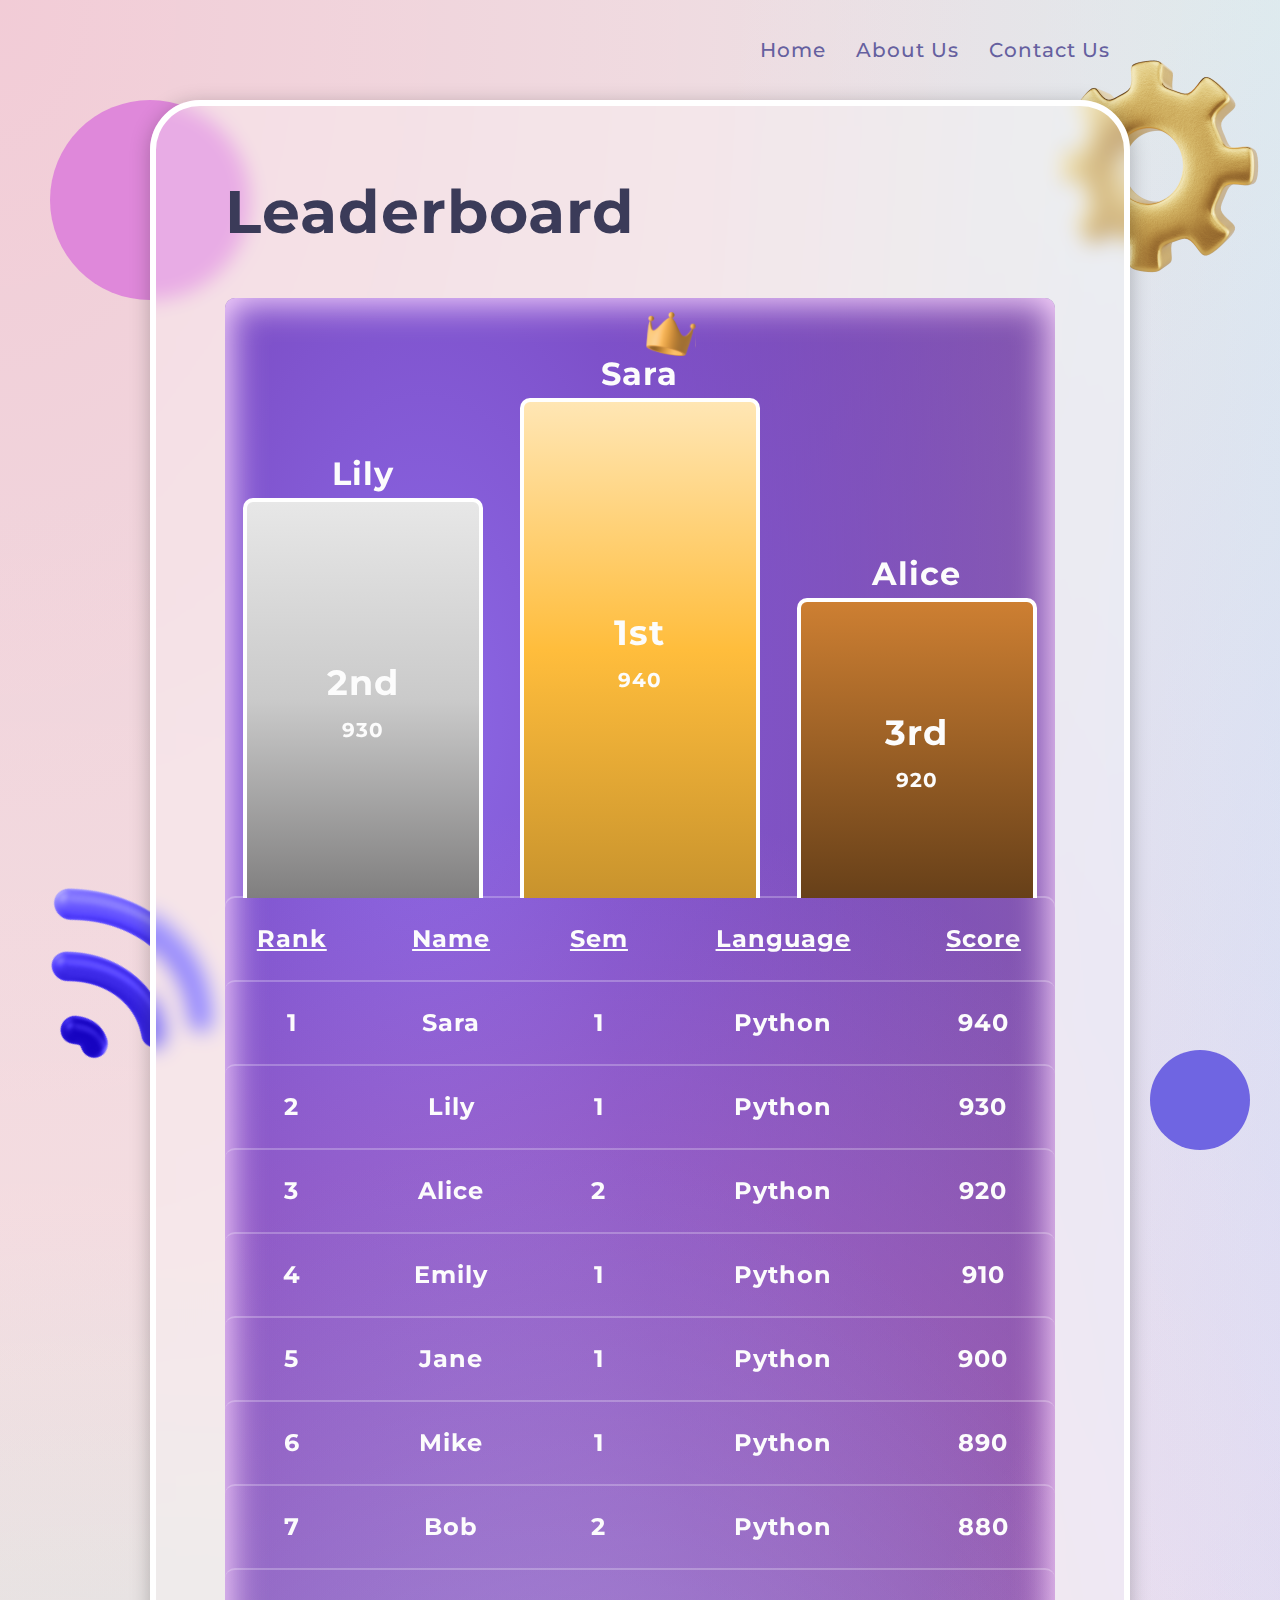
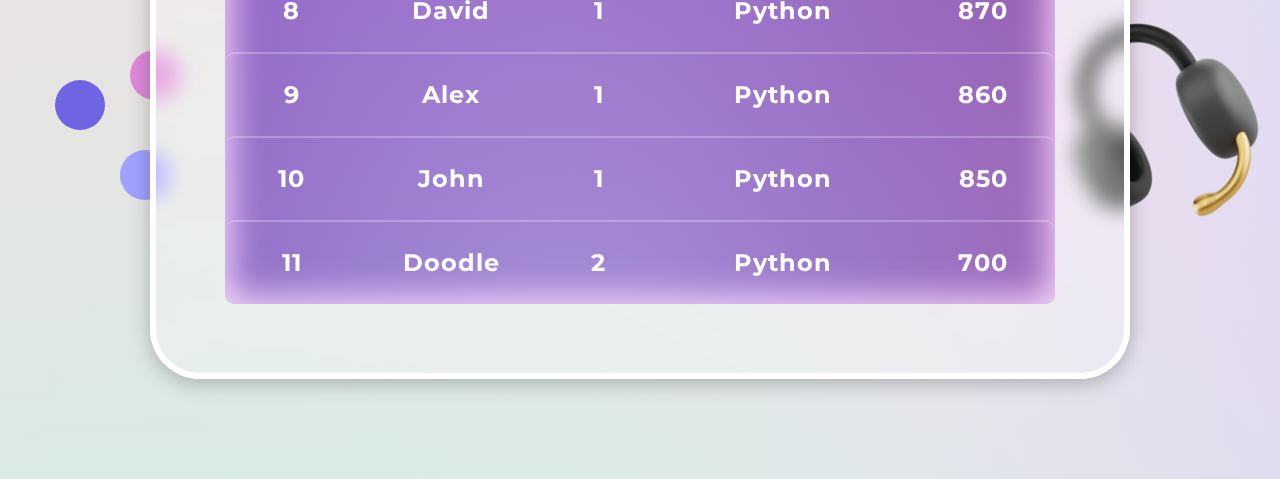
<file: pages/leaderboard.html>
<!DOCTYPE html>
<html lang="en">
  <head>
    <meta charset="UTF-8" />
    <meta name="viewport" content="width=device-width, initial-scale=1.0" />
    <link rel="preconnect" href="https://fonts.googleapis.com" />
    <link rel="preconnect" href="https://fonts.gstatic.com" crossorigin />
    <link
      href="https://fonts.googleapis.com/css2?family=Roboto+Flex:opsz,wght,XOPQ,YOPQ@8..144,100..1000,109,116&display=swap"
      rel="stylesheet"
    />
    <link rel="stylesheet" href="../style/leaderboard.css" />
    <link rel="stylesheet" href="../style/styles.css" />
    <link rel="stylesheet" href="../style/general.css" />
    <title>Leaderboard - The Coding Fortnight</title>
  </head>

  <body>
    <div class="gradient-bg1">
      <div class="container">
        <!-- Background Decoration -->
    <div class="circle small pink c1"></div>
    <div class="circle small blue c2"></div>
    <div class="circle small purple c3"></div>
    <div class="circle medium blue c4"></div>
    <div class="circle large pink c5"></div>
    <img src="../images/Wifi-1.png" alt="image of wifi icon" class="wifi" />
    <img
      src="../images/Setting-2.png"
      alt="image of settings icon"
      class="settings"
    />
    <img
      src="../images/Headphone-2.png"
      alt="image of headphones"
      class="headphones"
    />
    <!-- Header Section -->
    <header>
      <nav>
        <div class="logo"></div>
        <div class="main-nav-list">
          <ul class="main-nav-list">
            <li>
              <a class="main-nav-link" href="../index.html"
                >Home</a
              >
            </li>
            <li><a class="main-nav-link" href="contact.html">About Us</a></li>
            <li><a class="main-nav-link" href="../index.html#footer">Contact Us</a></li>
          </ul>
        </div>
      </nav>
    </header>
    
      <div class="box-bg" style="margin-bottom: 10rem;">
        <div class="white-stroke">
      <main>
        <h1 class="top-coders-head">Leaderboard</h1>
        <table id="leaderboard" class="dark-gradient-bg">
          <thead>
            <tr>
              <td colspan="5">
                <div id="top-leaderboard">
                  <div data-idx="1" class="leaderboard-bar">
                    <div class="bar-rank"></div>
                    <div class="bar-score"></div>
                  </div>
                  <div data-idx="0" class="leaderboard-bar">
                    <div class="bar-rank"></div>
                    <div class="bar-score"></div>
                  </div>
                  <div data-idx="2" class="leaderboard-bar">
                    <div class="bar-rank"></div>
                    <div class="bar-score"></div>
                  </div>
                </div>
              </td>
            </tr>
            <tr>
              <th data-name="rank" data-sort="asc">Rank</th>
              <th data-name="name">Name</th>
              <th data-name="sem">Sem</th>
              <th data-name="language">Language</th>
              <th data-name="score">Score</th>
            </tr>
          </thead>
          <tbody></tbody>
        </table>
      </main>
    </div>
  </body>
  <script src="../script/leaderboard1.js"></script>
</html>
</file>
<file: style/leaderboard.css>
@import url("https://fonts.googleapis.com/css2?family=Montserrat:ital,wght@0,100..900;1,100..900&display=swap");

@import url("https://fonts.googleapis.com/css2?family=Quicksand:wght@300..700&family=Roboto+Flex:opsz,wght@8..144,100..1000&family=Space+Mono:ital,wght@0,400;0,700;1,400;1,700&display=swap");

* {
  margin: 0;
  padding: 0;
  box-sizing: border-box;
  font-family: "Montserrat", sans-serif !important;
  letter-spacing: 1px;
}


body {
  width: 100%;
  height: 100vh;
  display: flex;
  flex-flow: column;
}

/* Nav Section */
/* header {
  flex: 0 0 auto;
}
nav {
  display: flex;
  justify-content: space-between;
  margin-inline: 7.5rem;
}
.logo {
  width: 80px;
  height: 30%;
  padding: auto;
}
.main-nav-list {
  display: flex;
  justify-content: space-between;
  list-style: none;
  margin-top: 2.5rem;
  padding-inline: 2rem;
  gap: 1rem;
}
.main-nav-link {
  color: #6f65e2;
  font-size: 1.2em;
  font-family: Arial, sans-serif;
  font-weight: 500;
  text-decoration: none;
}
.main-nav-link:hover {
  text-decoration: underline;
} */

/* Main Section */

/* .container {
  flex: 1 1 auto;
  overflow: hidden;
  margin-inline: 7.5rem;
  margin-top: 3rem;
  margin-bottom: 4rem;

  border: 2px solid rgba(255, 255, 255, 0.25);
  border-radius: 2.5rem;

  background: linear-gradient(
    45deg,
    rgba(255, 255, 255, 0.25) 0%,
    rgba(255, 255, 255, 0.35) 100%
  );
  backdrop-filter: blur(20px);
} */

main {
  width: 100%;
  height: 100%;

  /* margin-block: 2rem;
  padding-block: 1rem;
  padding-inline: 6rem; */

  /* scrollbar-width: thin; */
  padding: 7.5rem;
  display: flex;
  flex-direction: column;
  gap: 5rem;
  font-family: "Montserrat", sans-serif;
  letter-spacing: 15%;
  font-weight: 500 !important;
}
/* 
h1 {
  color: rgb(179, 145, 191);
  font-family: "Roboto Flex", sans-serif;
  font-size: 3rem;
  padding-left: 1rem;
  margin-bottom: 2rem;
} */

/* Table Section */
table {
  width: 100%;
  border-collapse: separate;
  border-spacing: 0 0;
  border-radius: 1rem;
  background-color: rgba(77, 62, 123, 0.25);
  /* text */
  color: #fcfcfc;
  text-align: center;
  font-family: "Roboto Flex", sans-serif;
  font-weight: 700;
  font-size: 2.4rem;
  line-height: 1.75;
  box-shadow: inset 0 0 3.5rem 5px #fcd9ff;
  height: auto;
}

thead tr:last-child {
  box-shadow: 0 -2px 0 rgba(255, 255, 255, 0.25);
  text-decoration: underline;
  border-radius: 1rem;
}

th,
tbody td {
  padding-block: 2rem;
  transition: background-color 0.2s ease-in-out,
    border-radius 0.1s 0.1s ease-in-out;
}
tbody td {
  border-top: 2px solid rgba(255, 255, 255, 0.25);
}
th {
  user-select: none;
}

tbody tr:has(td:first-child:hover) td {
  background-color: rgba(77, 62, 123, 0.1);
}
th:hover {
  background-color: rgba(77, 62, 123, 0.25);
  border-radius: 1rem;
  cursor: pointer;
  transition: background-color 0.2s ease-in-out, border-radius 0s 0s ease-in-out;
}

th:first-child,
tbody td:first-child {
  border-top-left-radius: 1rem;
  border-bottom-left-radius: 1rem;
}
th:last-child,
tbody td:last-child {
  border-top-right-radius: 1rem;
  border-bottom-right-radius: 1rem;
}

/* Top Leaderboard */
#top-leaderboard {
  --hero-section-height: 20rem;
  width: 100%;
  height: auto;
  display: flex;
  flex-direction: row;
  justify-content: space-around;
  align-items: flex-end;
  gap: auto;
  padding-top: 10rem;
}

.leaderboard-bar {
  background-color: #b465e2;
  min-width: 24rem;
  border-top-right-radius: 1rem;
  border-top-left-radius: 1rem;
  border: 4px solid white;
  border-bottom: 0;

  display: flex;
  position: relative;
  flex-direction: column;
  justify-content: center;
  align-items: center;
}

.leaderboard-bar::after {
  content: attr(data-name);
  top: 0;
  position: absolute;
  transform: translate(0, -100%);
  font-size: 3.2rem;
}
.leaderboard-bar[data-rank="1"] {
  background: linear-gradient(to bottom, #ffe6b4, #ffbd3c, #c8932d);
  height: 50rem;
}
.leaderboard-bar[data-rank="2"] {
  background: linear-gradient(to bottom, #e7e7e7, #cacaca, #807f7f);
  height: 40rem;
}
.leaderboard-bar[data-rank="3"] {
  background: linear-gradient(to bottom, #cd7f32, #674019);
  height: 30rem;
}
.leaderboard-bar[data-rank="1"]::before {
  content: "";
  background-image: url("../images/crown2.svg");
  background-size: contain;
  background-repeat: no-repeat;
  width: 5rem;
  height: 5rem;
  position: absolute;
  top: -9rem;
  right: 6rem;
  font-size: 1rem;
  animation: hover-static 5s ease-in-out infinite;
  /* box-shadow: 2px 2px 5px 0 rgba(0, 0, 0, 0.25); */
}

.bar-rank {
  font-size: 3.5rem;
}
.bar-score {
  font-size: 2rem;
}
@media screen and (max-width: 1250px){
  .leaderboard-bar{
    min-width: 19rem  !important;
  }
  .container{
    padding: 0 10rem !important;
  }
  .main{
    padding: 7rem;
  }
  .circle, .wifi, .settings{
    scale: 0.9
  }
}
@media screen and (max-width: 1015px){
  .leaderboard-bar{
    min-width: 14rem  !important;
  }
  .container{
    padding: 0 7rem !important;
  }
  html{
    font-size: 57% !important;
  }
  .main{
    padding: 6.5rem;
  }
  .circle, .wifi, .settings{
    scale: 0.8
  }
}
@media screen and (max-width: 800px){
  .leaderboard-bar{
    min-width: 16rem  !important;
  }
  .container{
    padding: 0 4rem !important;
  }
  html{
    font-size: 50% !important;
  }
  .main{
    padding: 6rem;
  }
  .circle, .wifi, .settings{
    scale: 0.6
  }
}
@media screen and (max-width: 610px){
  .leaderboard-bar{
    min-width: 16rem  !important;
  }
  .container{
    padding: 0 1rem !important;
  }
  html{
    font-size: 40% !important;
  }
  .main{
    padding: 5.5rem;
  }
  .circle, .wifi, .settings{
    scale: 0.5
  }
}
@media screen and (max-width: 515px){
  .leaderboard-bar{
    min-width: 14rem  !important;
  }
  .container{
    padding: 0 1rem !important;
  }
  html{
    font-size: 34% !important;
  }
  .main{
    padding: 5rem;
  }
  .circle, .wifi, .settings{
    scale: 0.3
  }
}
@media screen and (max-width: 400px){
  .leaderboard-bar{
    min-width: 12rem  !important;
  }
  .container{
    padding: 0 1rem !important;
  }
  html{
    font-size: 30% !important;
  }
  .main{
    padding: 4.5rem;
  }
  .circle, .wifi, .settings{
    scale: 0.3 !important
  }
}

/* Background Circles 
.circle {
  position: absolute;
  border-radius: 50%;
  animation: hover 10s ease-in-out infinite;
}

.circle.small {
  width: 50px;
  height: 50px;
}
.circle.medium {
  width: 100px;
  height: 100px;
}
.circle.large {
  width: 200px;
  height: 200px;
}
.circle.pink {
  background-color: #df88da;
}
.circle.blue {
  background-color: #6f65e2;
}
.circle.purple {
  background-color: #a0a0ff;
}
.circle.c1 {
  --hover-offset: -5rem;
  top: calc(100% - 7rem);
  left: 13rem;
  animation-delay: 1s;
}
.circle.c2 {
  --hover-offset: 2rem;
  top: calc(100% - 15rem);
  left: 5.5rem;
  animation-delay: 0.3s;
}
.circle.c3 {
  --hover-offset: 3rem;
  top: calc(100% - 15rem);
  left: 15rem;
  animation-delay: 2s;
}
.circle.c4 {
  --hover-offset: -2.5rem;
  top: calc(100% - 9rem);
  left: calc(100% - 13rem);
  animation-delay: 1.4s;
}
.circle.c5 {
  --hover-offset: 2.5rem;
  top: 6rem;
  left: 5rem;
  animation-delay: 1s;
}

@keyframes hover {
  0% {
    transform: translate(0);
  }
  50% {
    transform: translateY(var(--hover-offset));
  }
  100% {
    transform: translate(0);
  }
}

@keyframes hover-static {
  0% {
    transform: translate(0);
  }
  50% {
    transform: translateY(0.5rem);
  }

  100% {
    transform: translate(0);
  }
}

*/
</file>
<file: style/styles.css>
/*
--- 01 TYPOGRAPHY SYSTEM

- Font sizes (px)
10 / 12 / 14 / 16 / 18 / 20 / 24 / 30 / 36 / 44 / 52 / 62 / 74 / 86 / 98

- Font weights
Default: 400
Medium: 500
Semi-bold: 600
Bold: 700

- Line heights
Default: 1
Small: 1.05
Medium: 1.2
Paragraph default: 1.6
Large: 1.8

- Letter spacing
-0.5px
0.75px

--- 02 COLORS

- Primary:
#1FA1FF
#EEF6F3
#65609F
#3B3B53

- Tints:
#8fd0ff
#bce3ff

- Shades: 
#1981cc
#105180

- Accents:
- Greys

#888
#767676 (lightest grey allowed on #fff)
#6f6f6f (lightest grey allowed on #fdf2e9)
#555
#333

--- 05 SHADOWS

0 2.4rem 4.8rem rgba(0, 0, 0, 0.075);

--- 06 BORDER-RADIUS

Default: 9px
Medium: 11px

--- 07 WHITESPACE

- Spacing system (px)
2 / 4 / 8 / 12 / 16 / 24 / 32 / 48 / 64 / 80 / 96 / 128
*/

/* General Styles */

@import url("https://fonts.googleapis.com/css2?family=Montserrat:ital,wght@0,100..900;1,100..900&display=swap");

@import url("https://fonts.googleapis.com/css2?family=Quicksand:wght@300..700&family=Roboto+Flex:opsz,wght@8..144,100..1000&family=Space+Mono:ital,wght@0,400;0,700;1,400;1,700&display=swap");

* {
  margin: 0;
  padding: 0;
  box-sizing: border-box;
  scroll-behavior: smooth;
}

html {
  scroll-behavior: smooth;
  font-size: 62.5%;
  font-family: "Marcellus SC", serif;
  font-weight: 400;
}

body {
  background-color: #eef6f3;
  width: 100%;
}

.container {
  padding: 0 15rem;
  display: flex;
  flex-direction: column;
  height: auto;
  width: 100%;
}

ul {
  text-decoration: none;
  list-style: none;
}

/* Header Section */

nav {
  display: flex;
  height: 10rem;
  justify-content: space-between;
}

.main-nav-list {
  display: flex;
  justify-self: end;
  justify-content: flex-end;
  align-items: center;
  padding: 1rem;
  gap: 3rem;
  font-size: 2rem;
  font-family: "Montserrat", sans-serif;
  font-weight: 500;
  width: 50rem;
}

.main-nav-link {
  text-decoration: none;
  color: #65609f;
  transition: all 0.3s ease-in-out;
}

.main-nav-link:hover {
  color: #fefeff;
  text-align: center;
  animation: glow 1s ease-in-out infinite alternate;
}

@keyframes glow {
  from {
    text-shadow: 0 0 5px #dceeff, 0 0 10px #dceeff, 0 0 15px rgb(228, 250, 255),
      0 0 20px rgb(157, 235, 255), 0 0 25px rgb(157, 235, 255),
      0 0 30px rgb(157, 235, 255), 0 0 35px rgb(157, 235, 255);
  }

  to {
    text-shadow: 0 0 10px #dceeff, 0 0 15px #dceeff, 0 0 20px rgb(255, 169, 233),
      0 0 25px rgb(255, 169, 233), 0 0 30px rgb(255, 169, 233),
      0 0 35px rgb(255, 169, 233), 0 0 40px rgb(255, 169, 233);
  }
}

/* Hero Section */

.hero {
  display: grid;
  grid-template-columns: 1fr 1fr;
  padding: 7.5rem;
  justify-content: center;
  align-items: center;
  row-gap: 5rem;
  column-gap: 5rem;
}

.hero-title {
  grid-column: 1/3;
  display: flex;
  justify-content: center;
  align-items: center;
}

.hero-title h1 {
  font-size: 8rem;
  font-family: "Roboto Flex", sans-serif;
  font-weight: 700;
  letter-spacing: 1rem;
  color: #3b3b53;
}

.hero-coding {
  font-family: "Space Mono", sans-serif;
  font-weight: 500;
  color: #65609f;
}

.hero-content {
  font-size: 3.8rem;
  font-family: "Quicksand", sans-serif;
  letter-spacing: 3px;
  font-weight: 700;
  color: #3b3b53;
  display: flex;
  flex-direction: column;
  gap: 5rem;
}

.hero-btns {
  width: 100%;
  display: flex;
  gap: 2rem;
}

.hero-btns button {
  width: 100%;
  font-size: 2rem;
  color: #3b3b53;
  font-family: "Montserrat", sans-serif;
  letter-spacing: 1px;
  font-weight: 600;
  padding: 2rem 1rem;
  border-radius: 2rem;
  /* background-color: transparent; */
  border: none;
  cursor: pointer;
}

.register-btn {
  color: #fcfcfc !important;
  box-shadow: inset 0 0 0 10rem #65609f;
  background-color: #65609f;
  transition: all 0.4s ease-in-out;
}

#registration-button {
  text-decoration: none;
  color: inherit;
}

.learn-more-btn {
  background-color: transparent;
  border: 3px solid #65609f !important;
}

.hero-reg {
  display: flex;
  justify-content: center;
  align-items: center;
  gap: 2rem;
  height: 10rem;
  background-color: #65609f;
  border-radius: 3rem;
  color: #fcfcfc;
  font-family: "Montserrat", sans-serif;
  font-size: 3rem;
}

.hero-reg svg {
  width: 7rem;
}

.hero-img {
  height: 45rem;
  animation: img-hover 8s ease-in-out infinite;
}

/* top coders section */
.top-coders {
  display: grid;
  grid-template-columns: 1fr 1fr;
  padding: 7.5rem;
  justify-content: center;
  align-items: center;
  row-gap: 5rem;
  /* column-gap: 5rem; */
  justify-content: center;
  align-items: center;
}

.top-coders-head {
  font-size: 6rem;
  font-weight: 700;
  font-family: "Montserrat", sans-serif;
  color: #3b3b59;
  grid-column: 1/3;
}

/* Footer */
footer {
  margin-top: 10rem;
  border-radius: 1rem 1rem 0 0;
  padding: 7.5rem;
  display: flex;
  /* grid-template-columns: 1fr 1fr;
  grid-template-rows: subgrid; */
  background-color: #65609f;
  color: #fcfcfc;
  font-family: "Montserrat", serif;
}

.fcontainer {
  max-width: 140rem;
  margin: 0 auto;
  display: grid;
  grid-template-columns: 1fr 1fr 1fr;
  gap: 2rem;
}

#contactUs a:link,
#resources a:link {
  color: #bbbbbb;
  width: fit-content;
  border-bottom: #fcfcfc;
  margin: 20px 0;

  transition: all 0.3s ease;
}

#contactUs a:link:hover,
#resources a:link:hover {
  color: #fcfcfc;
}

iframe {
  width: 100%;
  height: 50rem;
  /* margin: 0 2rem 2rem 0; */
}

.footer-col {
  flex: 1;
  margin: 10px;
  margin-bottom: 30px;
  font-size: 1.6rem;
}

#contactUs,
#followUs {
  flex-basis: 100%;
}

.footer-col h3 {
  margin-bottom: 2rem;
  font-size: 3rem;
}

.footer-col p {
  font-family: inherit;
  font-size: inherit;
}

#followUs {
  list-style-type: none;
  padding: 0;
  font-size: 2.5rem;
}

#followUs ul li {
  display: inline;
  margin-right: 5px;
}

#followUs ul li:last-child {
  margin-right: 0;
}

.fb:link:hover {
  color: #043fb5;
}

.ig:link:hover {
  color: #de3bff;
}

.twt:link:hover {
  color: #17d1ff;
}

.ldin:link:hover {
  color: #172747;
}

.footer-col ul {
  list-style: none;
}

.footer-col ul li a {
  text-decoration: none;
  display: inline;
  margin-inline: 15px;
  color: #bbbbbb;
  transition: all 0.3s ease;
}

.footer-col ul li a:hover {
  color: #fcfcfc;
  padding-left: 6px;
}

#followUs a {
  display: inline-block;
}

#Support ul {
  display: flex;
  text-align: center;
  list-style: none;
}

#Support li {
  margin-bottom: 2rem;
}

#followUs li {
  margin-bottom: 1rem;
}

/* feedback form */
.feedback {
  display: flex;
  flex-direction: column;
  align-items: start;
  gap: 20px;
  width: 100%;
  grid-column: span 2;
}

.contact-inputs {
  width: 15rem;
  height: 5rem;
  border: 3px solid #fcfcfc;
  outline: none;
  padding-left: 2rem;
  font-weight: 500;
  font-size: 1.6rem;
  color: #3b3b53;
  border-radius: 1rem;
  background-color: #bbbbbb;
  max-width: 100%;
  min-width: 40%;
}

.contact-left {
  width: 100%;
}

.contact-left textarea {
  height: 12rem;
  padding-top: 1rem;
  border-radius: 2rem;
  max-width: 60%;
  min-width: 50%;
}

.contact-inputs:focus {
  border: 2px solid #bbbbbb;
  background-color: #fcfcfc;
}

.feedback-email {
  max-width: 100%;
  min-width: 40%;
}

.contact-inputs::placeholder {
  font-size: 1.6rem;
  font-family: "Montserrat", serif;
}

.feedback button {
  display: flex;
  align-items: center;
  padding: 15px 30px;
  font-size: 1.2rem;
  gap: 10px;
  border: 3px solid #fcfcfc;
  border-radius: 2rem;
  background: linear-gradient(270deg, #3b3b53, #65609f);
  cursor: pointer;
  font-size: 1.6rem;
  font-weight: bold;
  color: #fcfcfc;
  font-family: "Montserrat", serif;
}
</file>
<file: style/general.css>
/* For general styles */
.gradient-bg1 {
  background-color: hsla(156, 30%, 94%, 1);
  background-image: radial-gradient(
      at 5% 99%,
      hsla(167, 100%, 79%, 1) 0px,
      transparent 50%
    ),
    radial-gradient(at 92% 10%, hsla(189, 100%, 84%, 0.7) 0px, transparent 50%),
    radial-gradient(at 0% 48%, hsla(355, 100%, 93%, 0.6) 0px, transparent 50%),
    radial-gradient(at 73% 38%, hsla(283, 96%, 83%, 0.6) 0px, transparent 50%),
    radial-gradient(at 77% 90%, hsla(206, 44%, 68%, 0.5) 0px, transparent 50%),
    radial-gradient(at 0% 0%, hsla(343, 100%, 76%, 0.36) 0px, transparent 50%);
  animation: gradient 13s ease infinite;
  background-size: 200% 200%;
  width: 100%;
}

.dark-gradient-bg {
  background-color: hsla(281, 83%, 25%, 1);
  background-image: radial-gradient(
      at 19% 88%,
      hsla(206, 100%, 68%, 0.73) 0px,
      transparent 50%
    ),
    radial-gradient(at 86% 79%, hsla(311, 67%, 74%, 0.8) 0px, transparent 50%),
    radial-gradient(at 22% 54%, hsla(314, 63%, 76%, 0.76) 0px, transparent 50%),
    radial-gradient(at 12% 13%, hsla(255, 84%, 70%, 0.9) 0px, transparent 50%),
    radial-gradient(at 76% 9%, hsla(71, 89%, 92%, 0.53) 0px, transparent 50%);
  animation: gradient 10s ease infinite;
  background-size: 200% 200%;
}

/* .noise {
  background: url(http://api.thumbr.it/whitenoise-361x370.png);
  height: 100%;
} */

/* .noise-bg {
  background-image: url(/images/noisy-texture-200x200-o10-d27-c-000000-t1.png);
  background-size: cover;
  opacity: 20%;
  z-index: -1;
} */

.box-bg {
  background-color: rgba(256, 256, 256, 0.3);
  backdrop-filter: blur(10px);
  box-shadow: 0 4px 20px rgba(0, 0, 0, 0.25);
  border-radius: 50px;
}

.white-stroke {
  width: 100%;
  height: 100%;
  box-shadow: inset 0 0 0 6px #fff;
  border-radius: 50px;
}

.transparent {
  opacity: 50%;
}

.section-heading {
  font-size: 6rem;
  font-weight: 700;
  font-family: "Montserrat", sans-serif;
  color: #3b3b59;
  grid-column: 1/3;
}

/* Background Decorations */
.wifi,
.headphones,
.settings {
  position: absolute;
  width: 25rem;
  animation: hover 12s ease-in-out infinite;
}

.wifi {
  --hover-offset: 2rem;
  top: 85rem;
  left: 0;
  rotate: 40deg;
}

.settings {
  top: 4rem;
  right: 0;
  --hover-offset: 1.5rem;
}

.headphones {
  right: 0;
  top: 160rem;
  rotate: -30deg;
  --hover-offset: 2.5rem;
}

/* Background Circles */
.circle {
  position: absolute;
  border-radius: 50%;
  animation: hover 10s ease-in-out infinite;
}

.circle.small {
  width: 5rem;
  height: 5rem;
}
.circle.medium {
  width: 10rem;
  height: 10rem;
}
.circle.large {
  width: 20rem;
  height: 20rem;
}
.circle.pink {
  background-color: #df88da;
}
.circle.blue {
  background-color: #6f65e2;
}
.circle.purple {
  background-color: #a0a0ff;
}
.circle.c1 {
  --hover-offset: -5rem;
  top: calc(100% + 75rem);
  left: 13rem;
  animation-delay: 1s;
}
.circle.c2 {
  --hover-offset: 2rem;
  top: calc(100% + 78rem);
  left: 5.5rem;
  animation-delay: 0.3s;
}
.circle.c3 {
  --hover-offset: 3rem;
  top: calc(100% + 85rem);
  left: 12rem;
  animation-delay: 2s;
}
.circle.c4 {
  --hover-offset: -2.5rem;
  top: calc(100% + 15rem);
  left: calc(100% - 13rem);
  animation-delay: 1.4s;
}
.circle.c5 {
  --hover-offset: 2.5rem;
  top: 10rem;
  left: 5rem;
  animation-delay: 1s;
}

/* Icon Hover Effect */
.connect ul {
  display: flex;
  justify-content: center;
  align-items: center;
}

.connect ul li {
  list-style: none;
}

.connect ul li a {
  width: 5.5rem;
  height: 5.5rem;
  background-color: #fff;
  text-align: center;
  line-height: 5.5rem;
  font-size: 2rem;
  margin: 0 10px;
  border-radius: 50%;
  position: relative;
  overflow: hidden;
  border: 3px solid #fff;
  z-index: 1;
  display: flex;
  justify-content: center;
  align-items: center;
  transition: all 0.5s ease-in-out;
}

.connect ul li a svg {
  position: relative;
  fill: #262626;
  transition: 0.5s;
  z-index: 3;
  height: 3rem;
  transition: all 0.5s ease-in-out;
}

.connect ul li a:hover svg {
  fill: #fff;
  transform: rotateY(360deg);
}

.connect ul li a:before {
  content: "";
  position: absolute;
  top: 100%;
  left: 0;
  width: 100%;
  height: 100%;
  background: #f00;
  transition: 0.5s;
  z-index: 2;
}

.connect ul li a:hover:before {
  top: 0;
}

.connect ul li:nth-child(1) a:before {
  background: #0077b5;
}

.connect ul li:nth-child(2) a:before {
  background: #24292e;
}

/* Keyframes section */

@keyframes hover {
  0% {
    transform: translateY(0);
  }
  50% {
    transform: translateY(var(--hover-offset));
  }
  100% {
    transform: translateY(0);
  }
}

@keyframes hover-static {
  0% {
    transform: translate(0);
  }
  50% {
    transform: translateY(0.5rem);
  }

  100% {
    transform: translate(0);
  }
}

@keyframes gradient {
  0% {
    background-position: 0% 20%;
  }
  25% {
    background-position: 100% 50%;
  }
  50% {
    background-position: 50% 70%;
  }
  100% {
    background-position: 0% 20%;
  }
}

@keyframes img-hover {
  0% {
    transform: translateY(0rem) scale(1);
  }

  50% {
    transform: translateY(1rem) scale(1);
  }

  100% {
    transform: translateY(0rem) scale(1);
  }
}
</file>
<file: style/contact.css>
* {
  box-sizing: border-box;
  margin: 0;
  padding: 0;
}

body {
  overflow-x: hidden !important;
}
/* .container {
  width: 100%;
  height: 2200px;
  /* background-color: #ccc; 
  border: 2px solid black;
  display: flex;
  flex-direction: column;
  align-items: center;
} */
/* .card {
  width: 80%;
  height: 530px;
  background-color: rgb(69, 79, 79);
  padding: 35px 45px;
  border-radius: 15px;
  border: 3px solid white;
  margin-top: 50px; 
}*/

/* header {
  background-color: black;
  display: flex;
  justify-content: center;
  align-items: center;
  padding: 8px auto;
  border-radius: 5px;
} */
/* header h1 {
  color: white;
  font-size: 2.5em;
  letter-spacing: 5px;
  font-style: oblique;
} */
/* .box {
  height: 370px;
  border: 2px solid white;
  width: 30%;
  background-color: #f0fff0;
  border-radius: 5px;
  display: flex;
  flex-direction: column;
  align-items: center;
  margin-top: 10px;
} */
/* .parent {
  display: flex;
  margin-top: 40px;
  justify-content: space-evenly;
  flex-wrap: wrap;
} */

.box {
  box-shadow: 0 10px 10px rgba(62, 10, 93, 0.379);
  margin: 2rem;
  border-radius: 3rem;
}

.inside-glow {
  display: flex;
  flex-direction: column;
  justify-content: center;
  align-items: center;
  color: #fcfcfc;
  gap: 2rem;
  border-radius: 3rem;
  box-shadow: inset 0 0 2rem 5px #fef0ffbd;
  padding: 2rem;
  height: 100%;
}

.core-team-section,
.tech-team-section {
  display: flex;
  flex-direction: column;
}

.cards {
  display: grid;
  grid-template-columns: 1fr 1fr 1fr;
  width: 100%;
  row-gap: 2.5rem;
}

.part1 {
  margin-top: 5px;
  font-size: 1.2rem;
  text-align: center;
}
.photo img {
  height: 20rem;
  width: 20rem;
  border-radius: 50%;
  object-fit: cover;
  margin-top: 5px;
  border: 4px solid white;
  box-shadow: 0 5px 10px rgba(62, 10, 93, 0.4);
  transition: all 0.3s ease-in-out;
}
.photo img:hover {
  transform: scale(1.03);
  box-shadow: 0 8px 20px rgba(62, 10, 93, 0.2);
}
.connect {
  display: flex;
  justify-content: space-evenly;
  margin: 10px;
}
@media screen and (max-width:1058px) {
  .cards{
    grid-template-columns: 1fr;
  }
  html{
    font-size: 50%;
  }
  .container{
    padding: 0 1rem;
  }
  .section-heading{
    word-wrap: break-word;
    font-size:5rem;
  }
  .settings, .wifi, .headphones, .circle{
    scale: 0.5;
  }
}
@media screen and (max-width:1250px) and (min-width:1058px) {
  .cards{
    grid-template-columns: 1fr 1fr;
  }
  html{
    font-size: 67.5%;
  }
}
</file>
